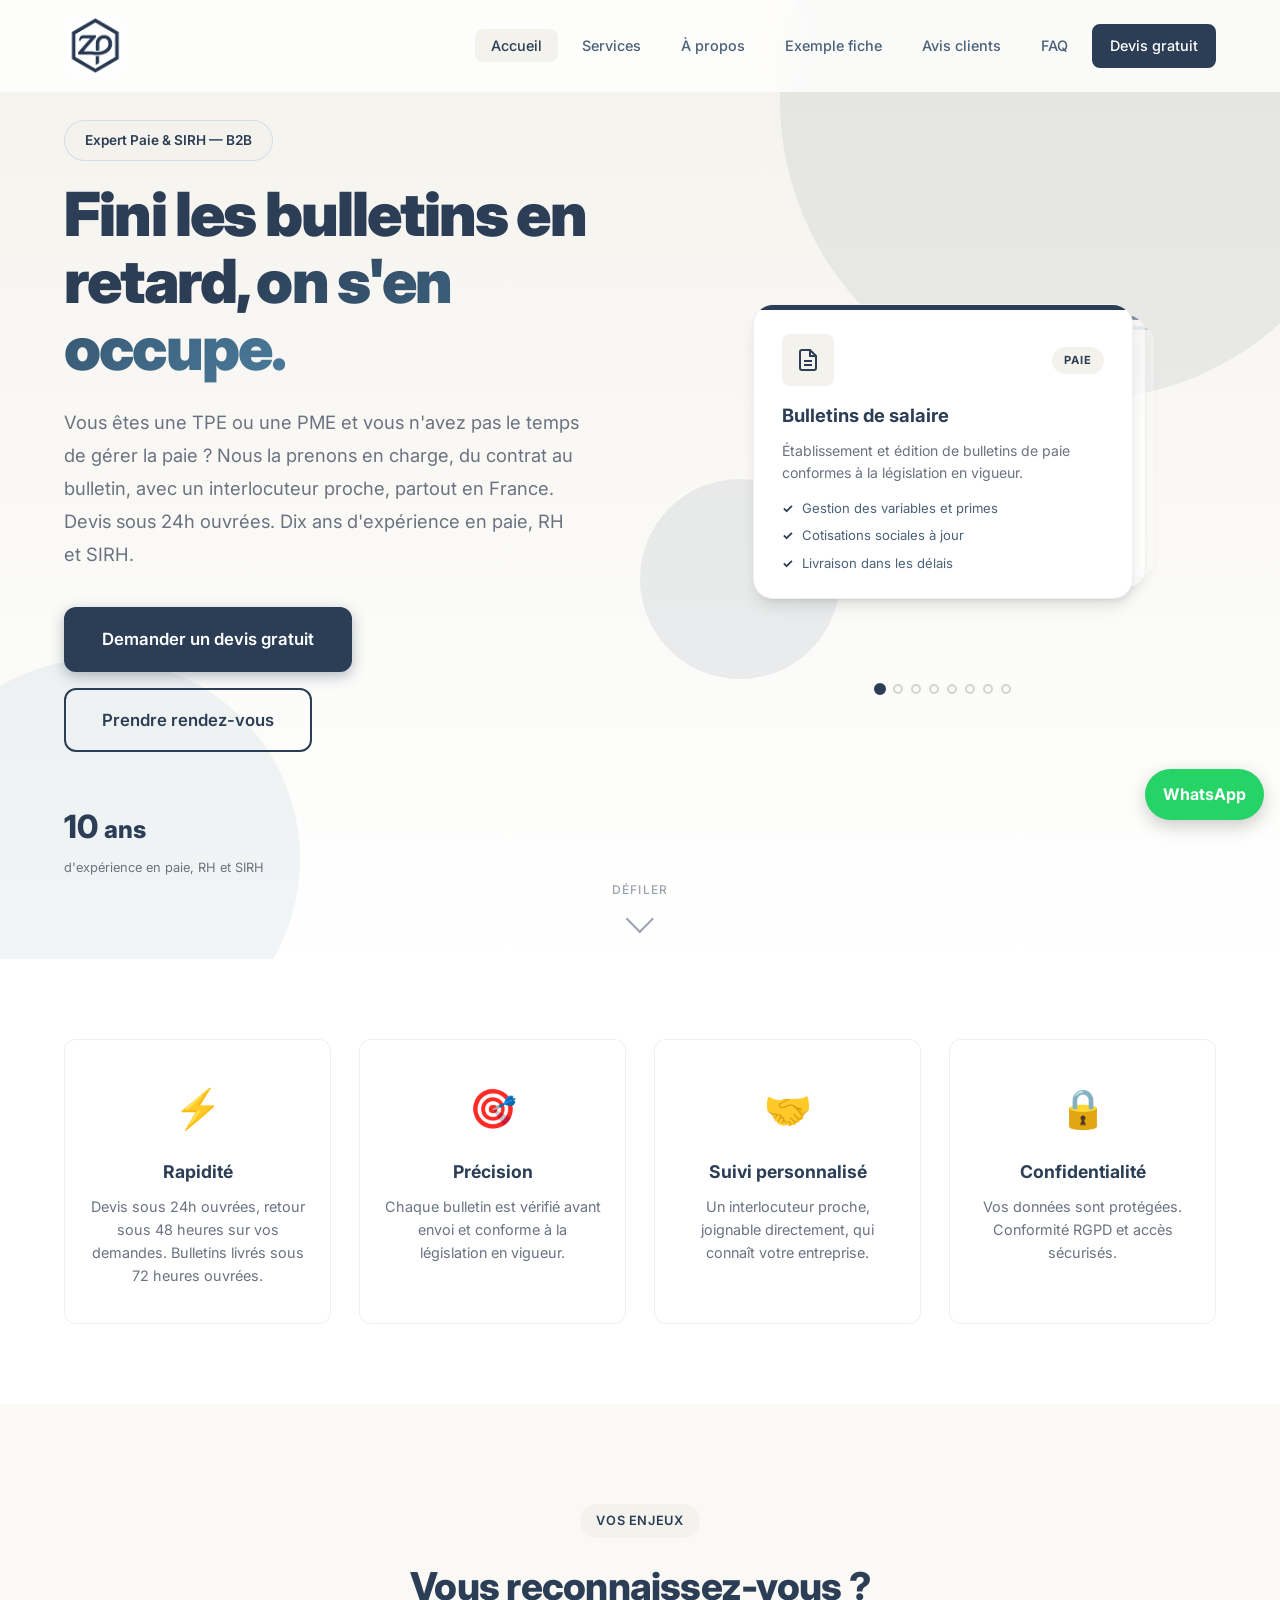
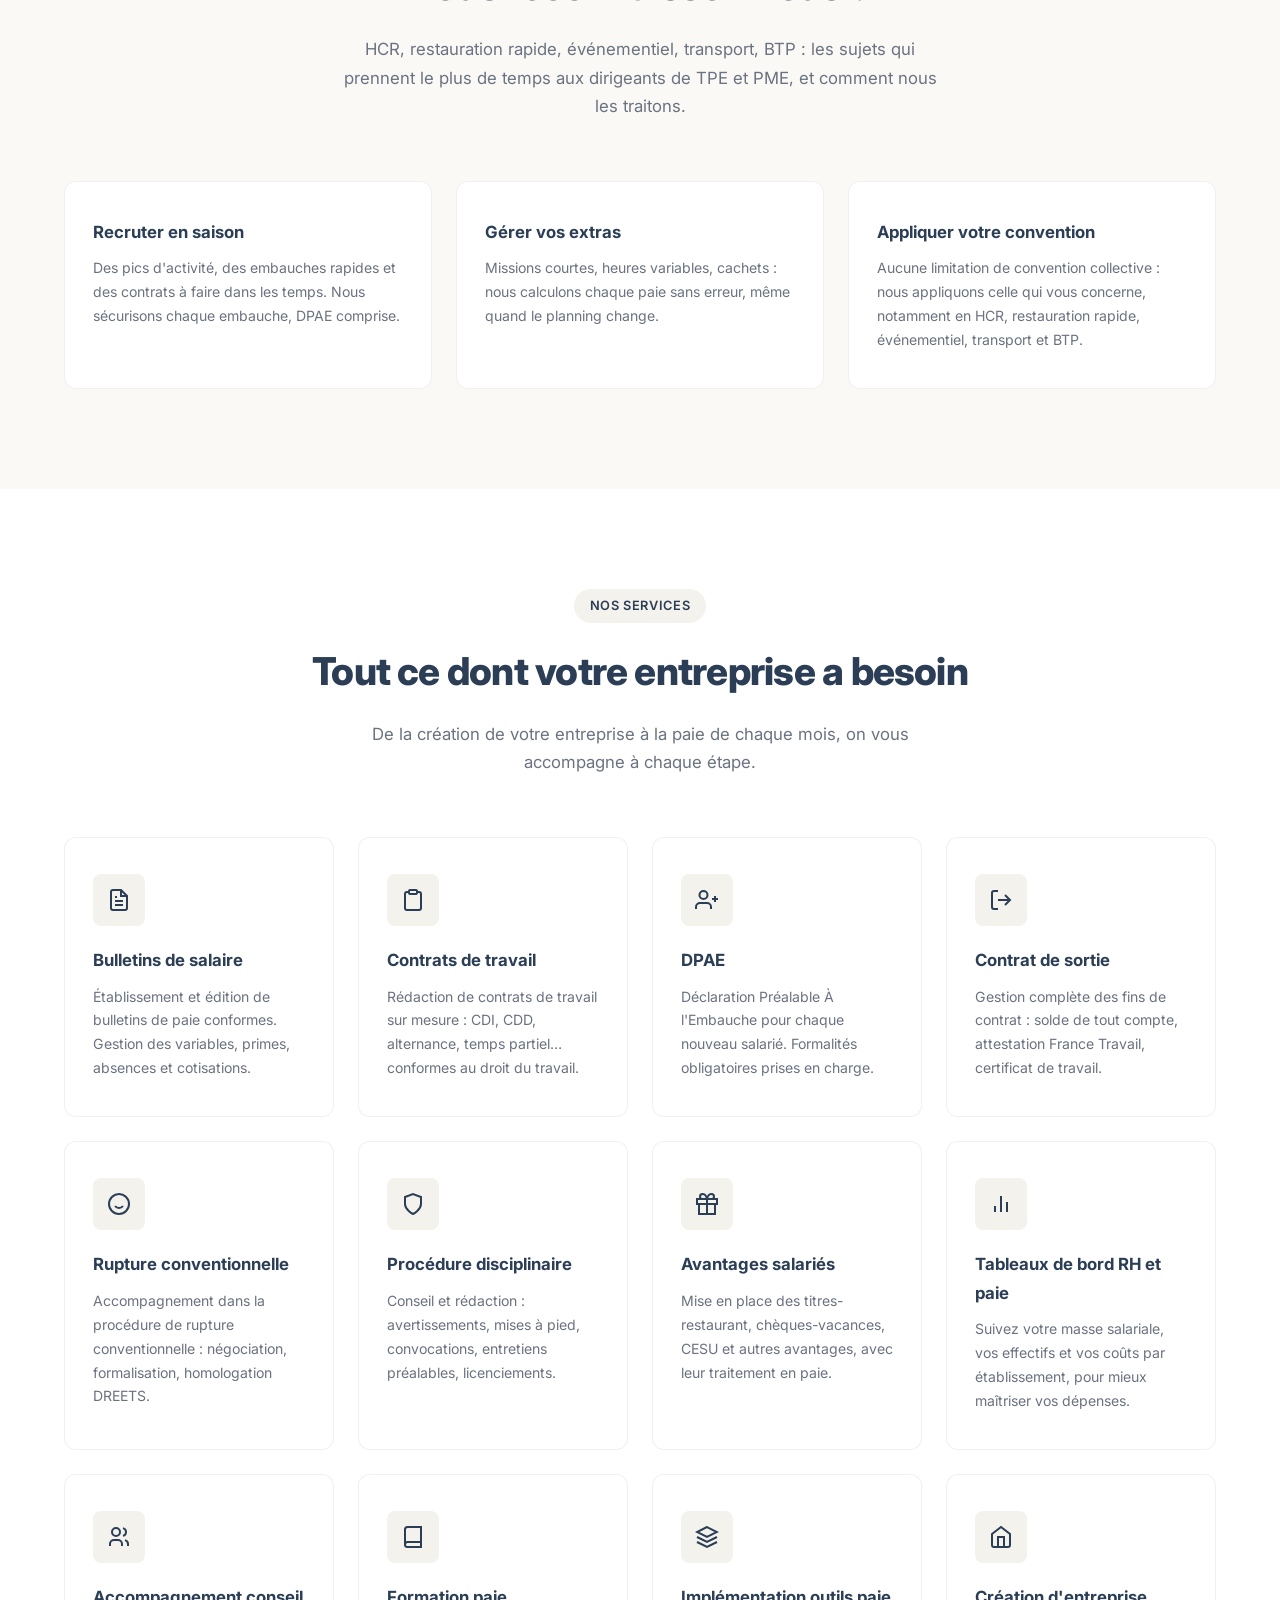
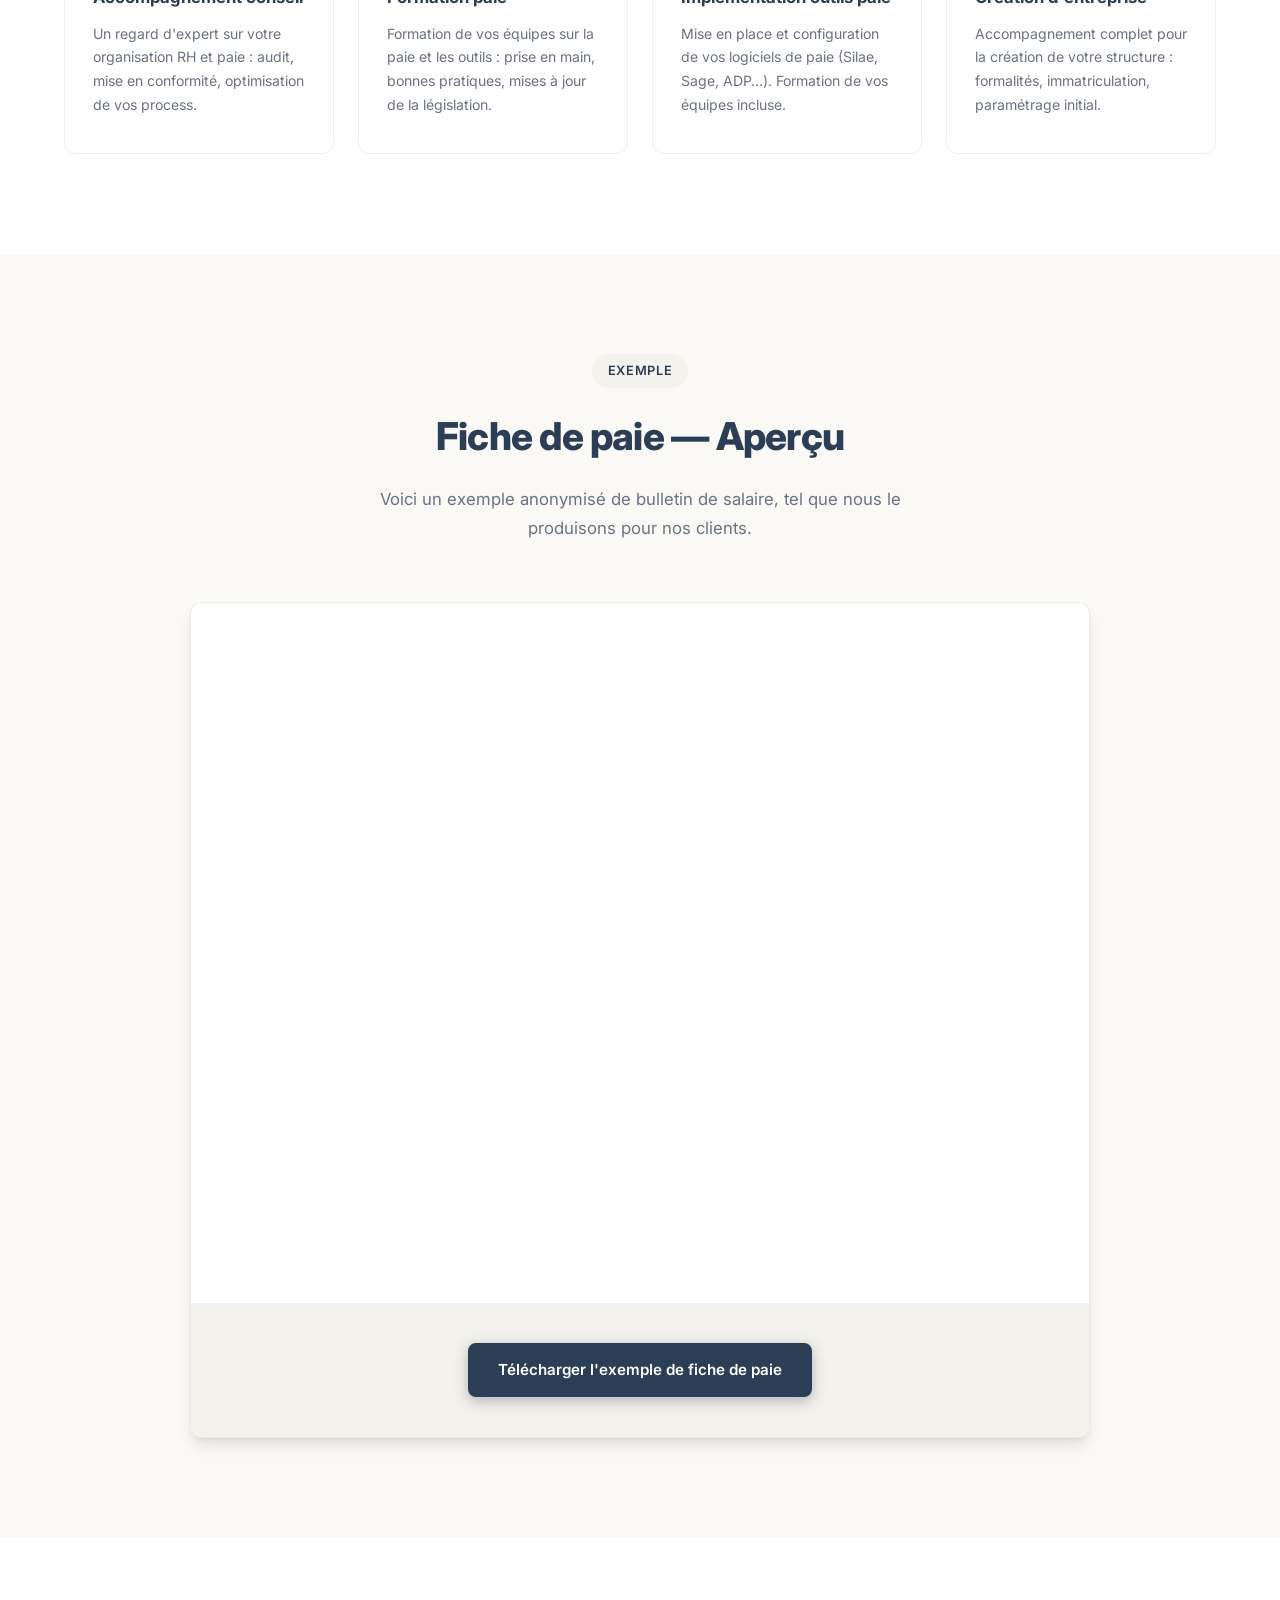
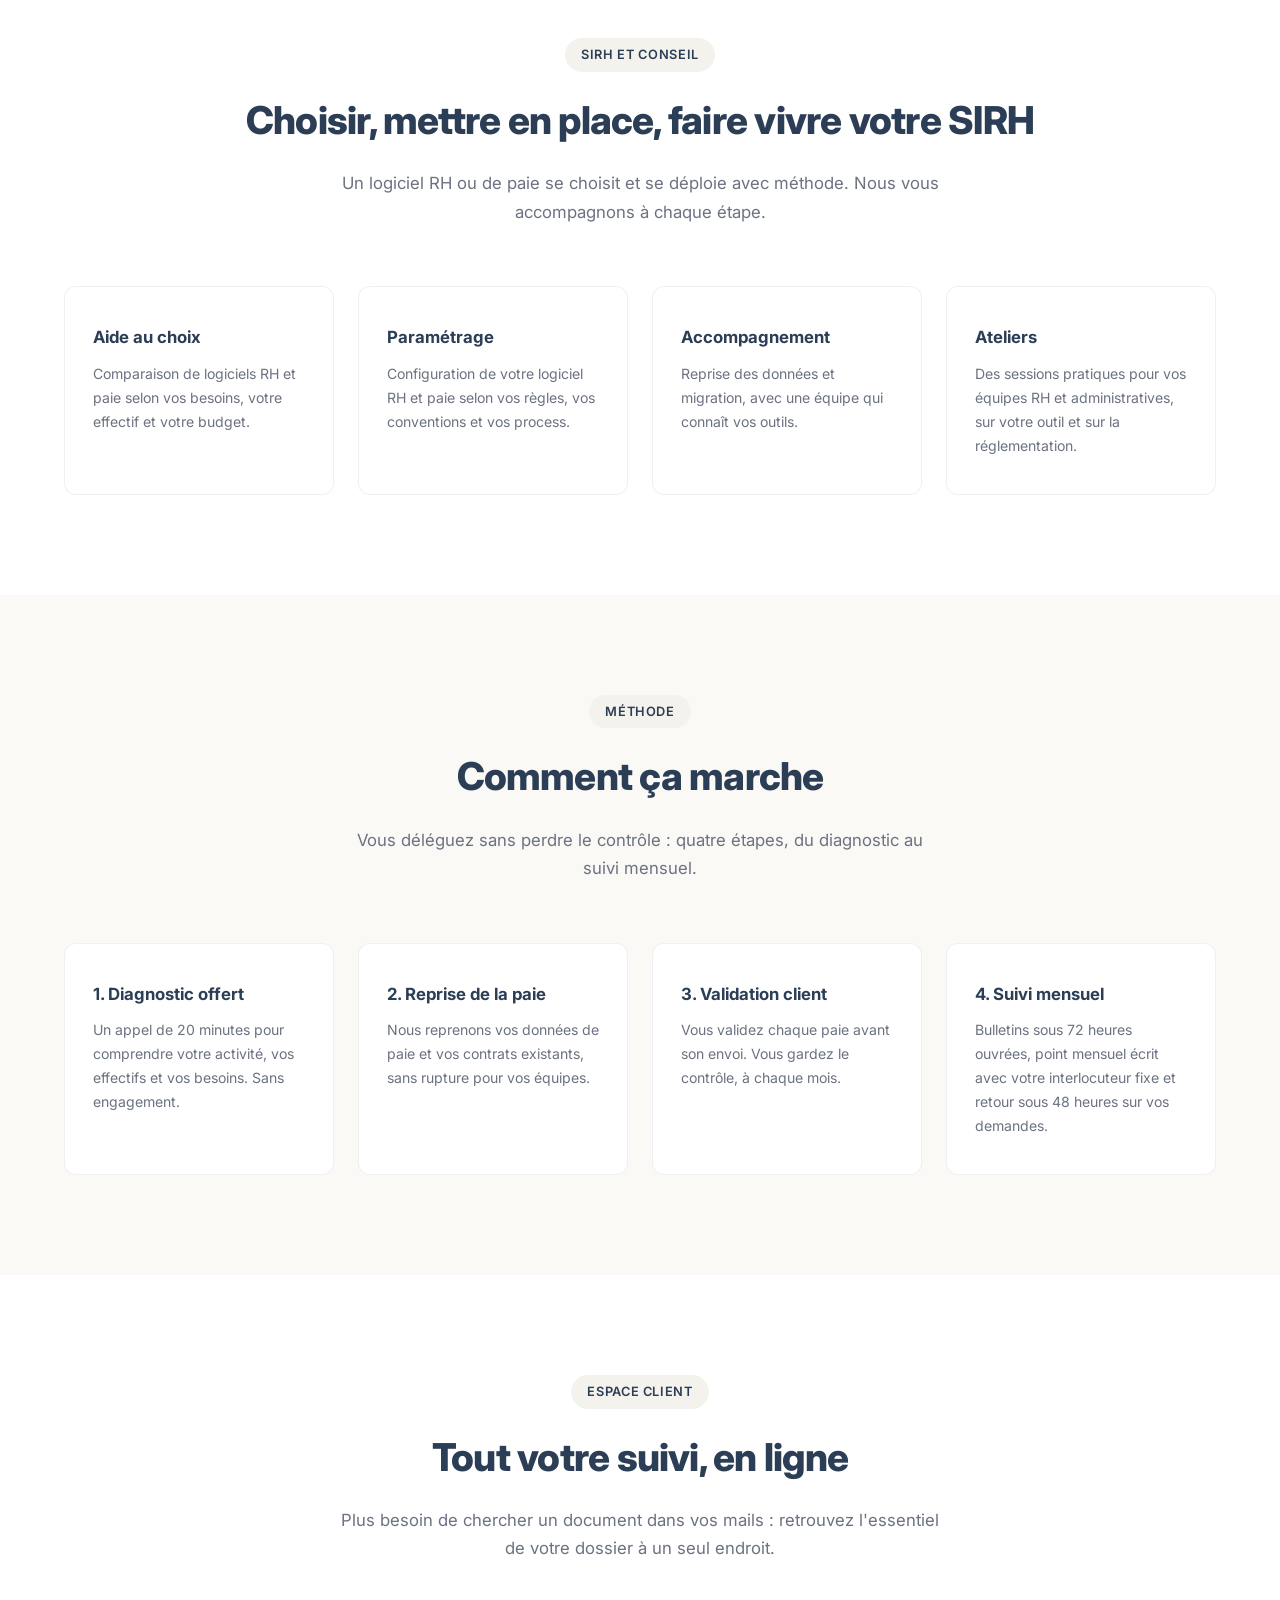
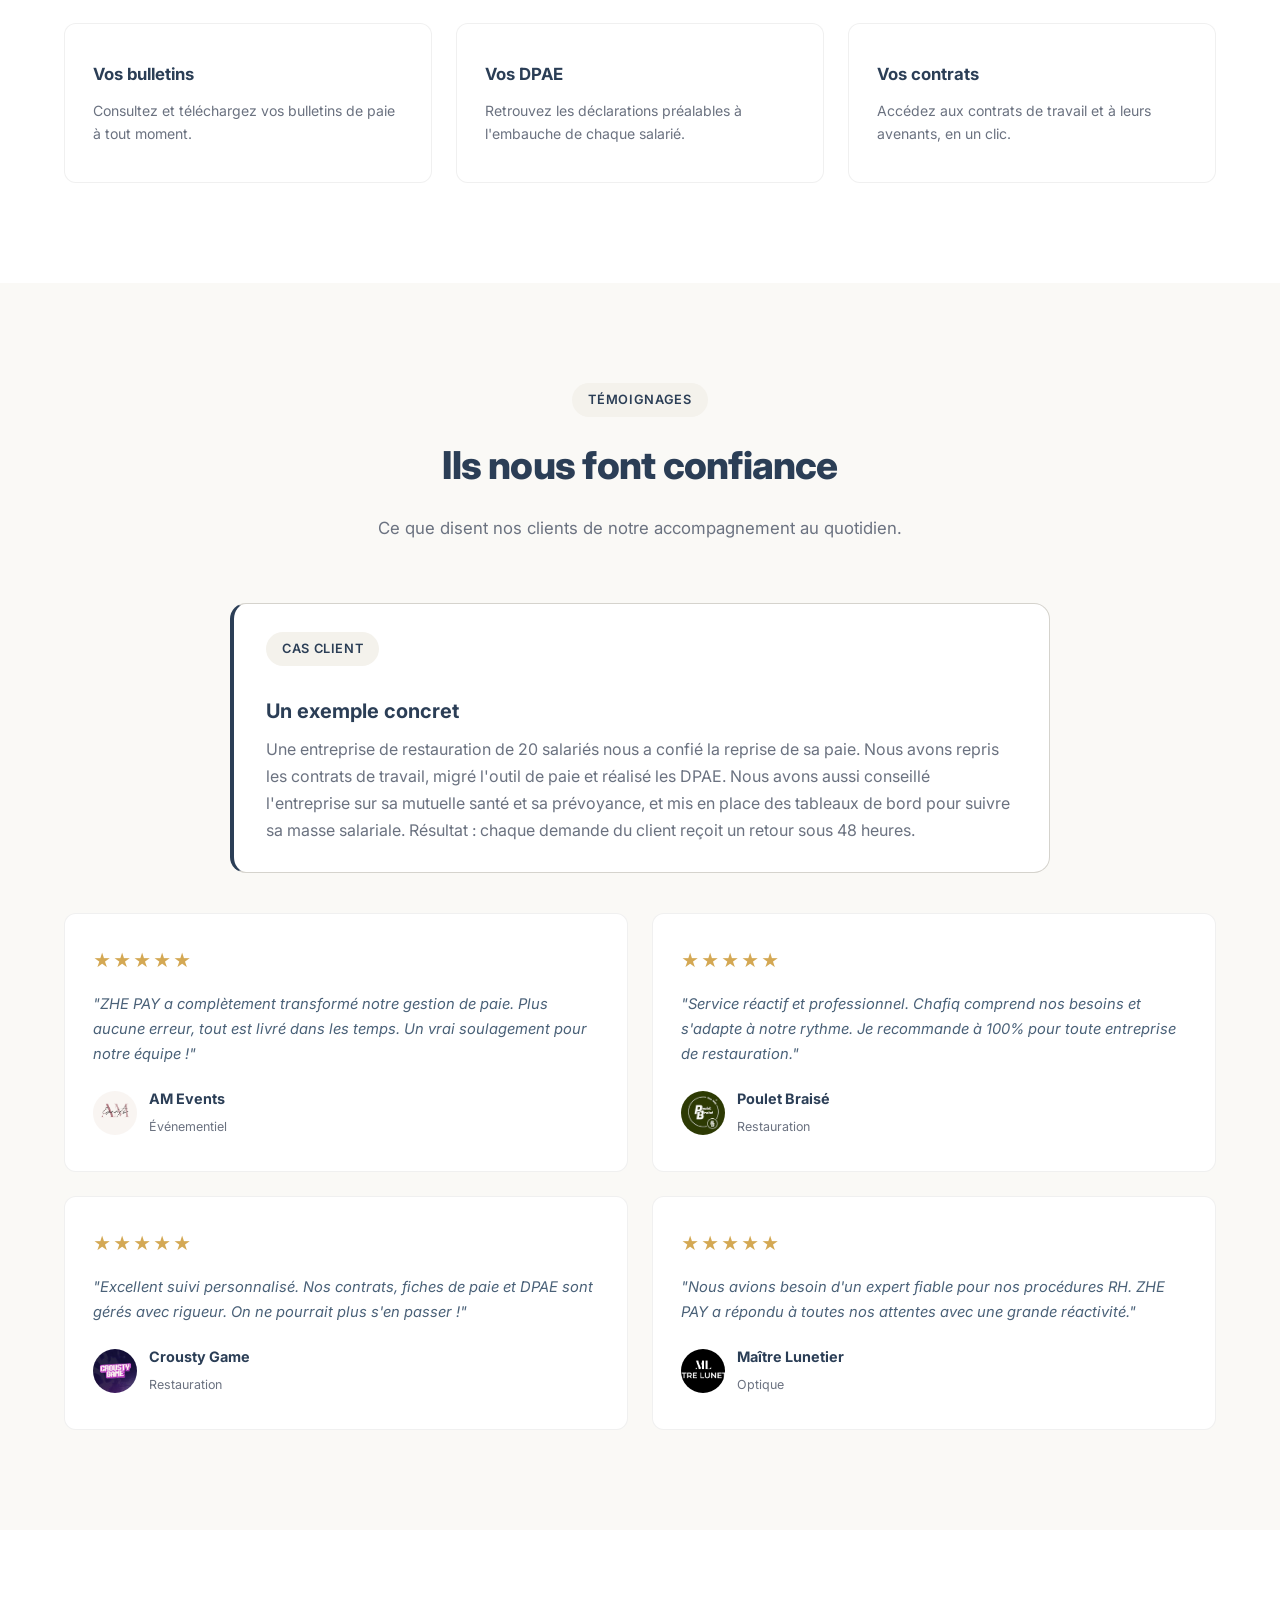
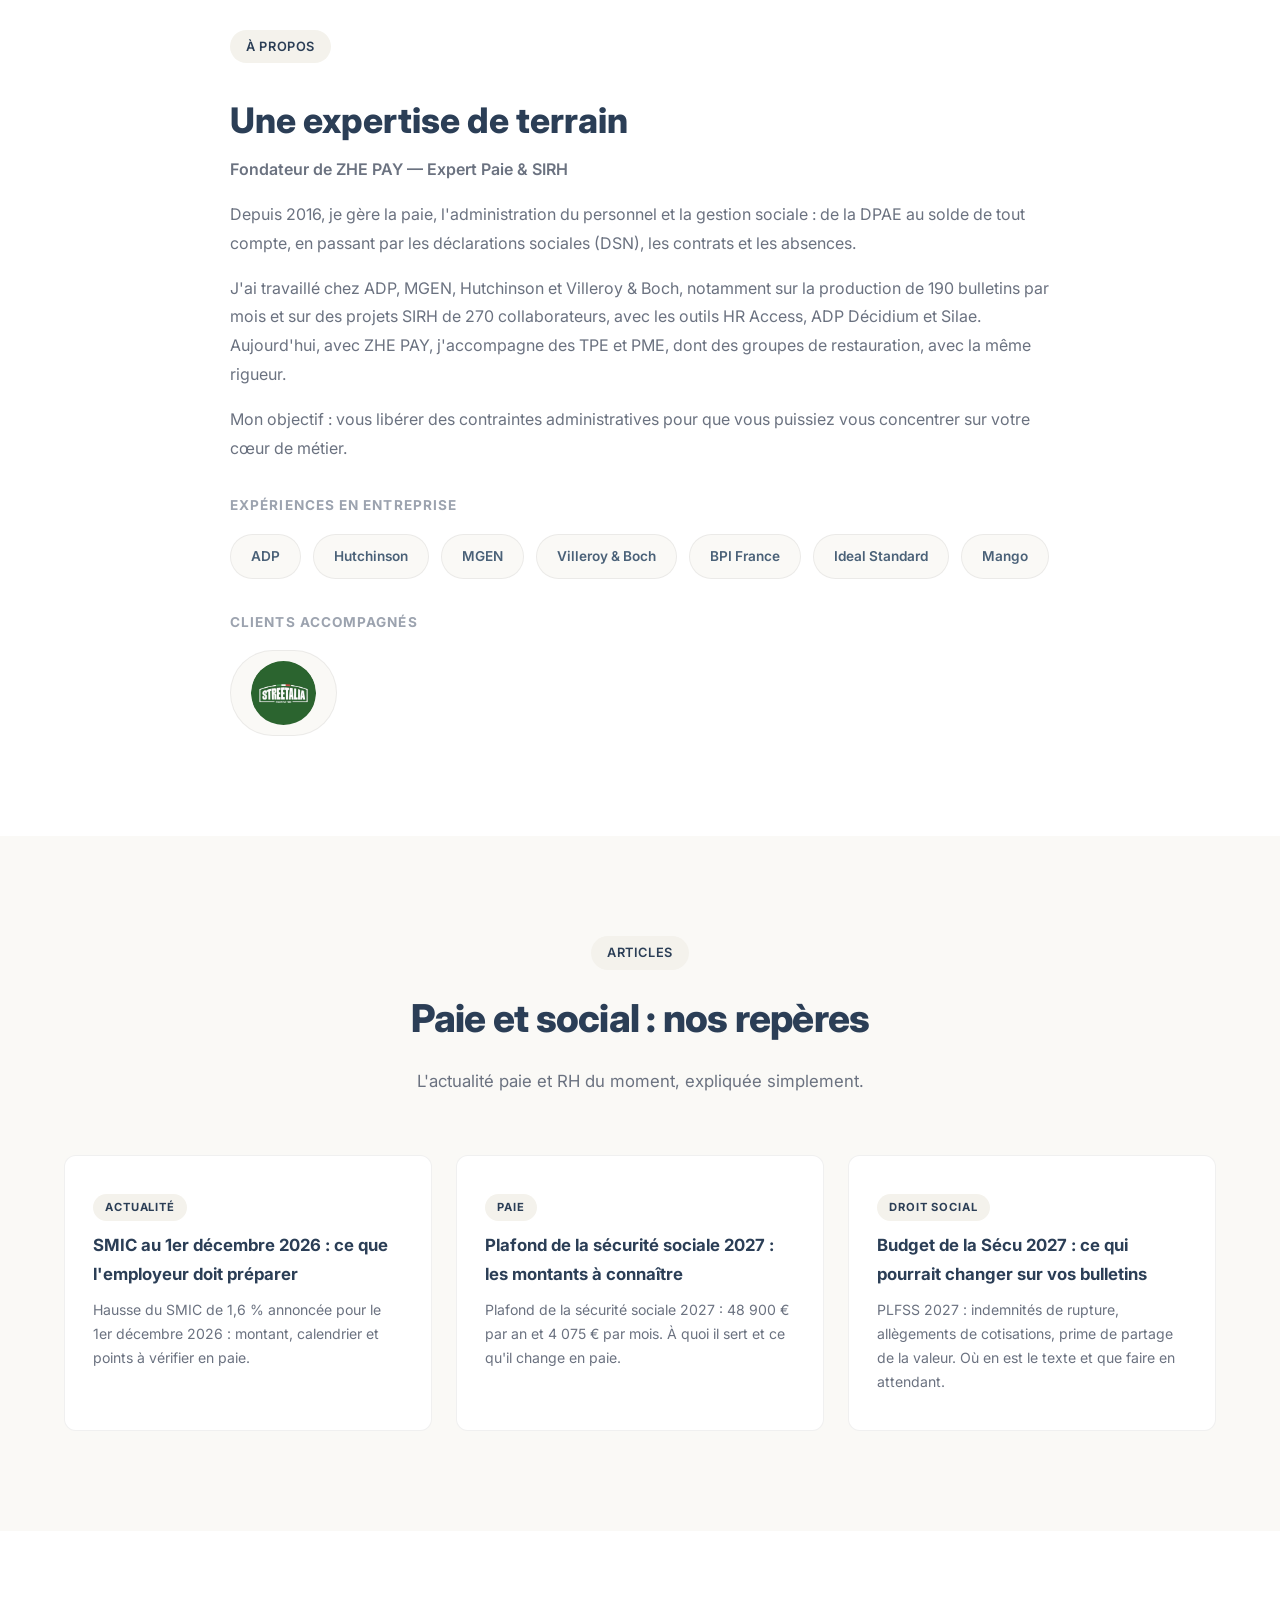
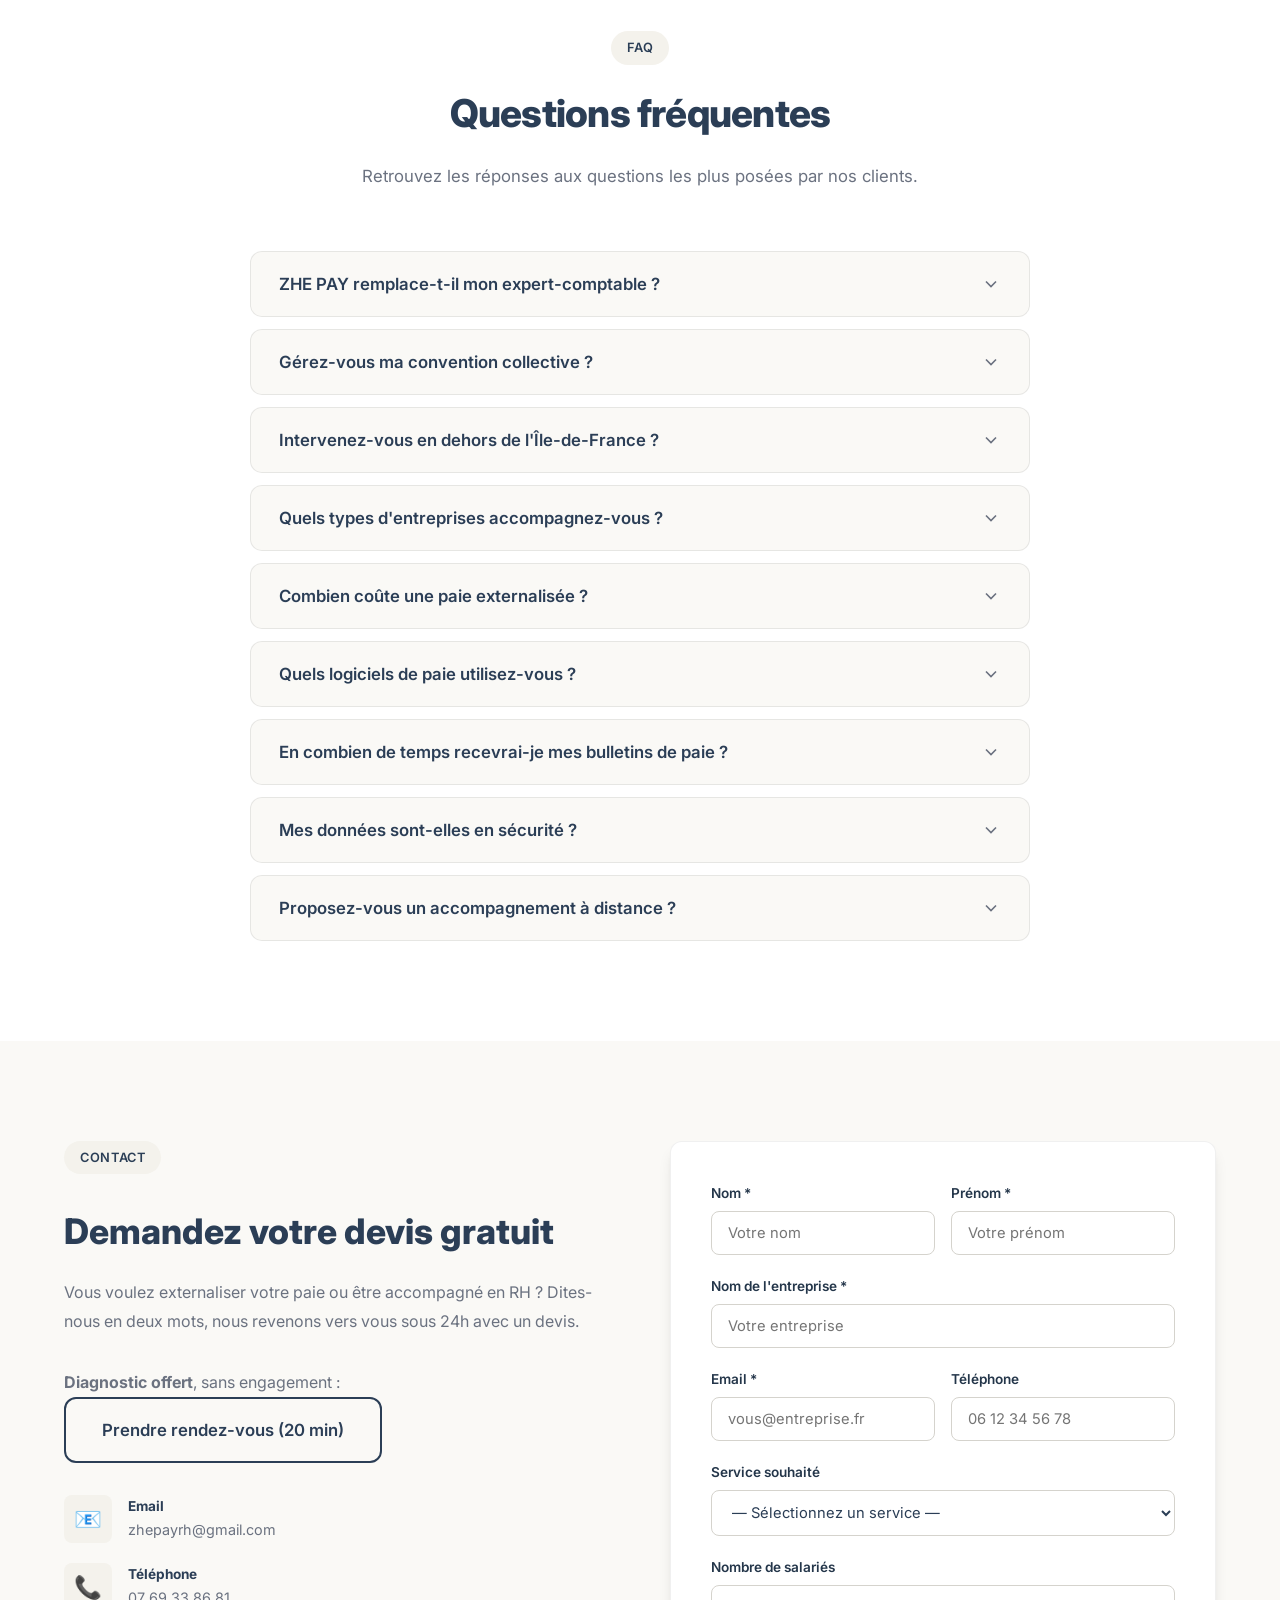
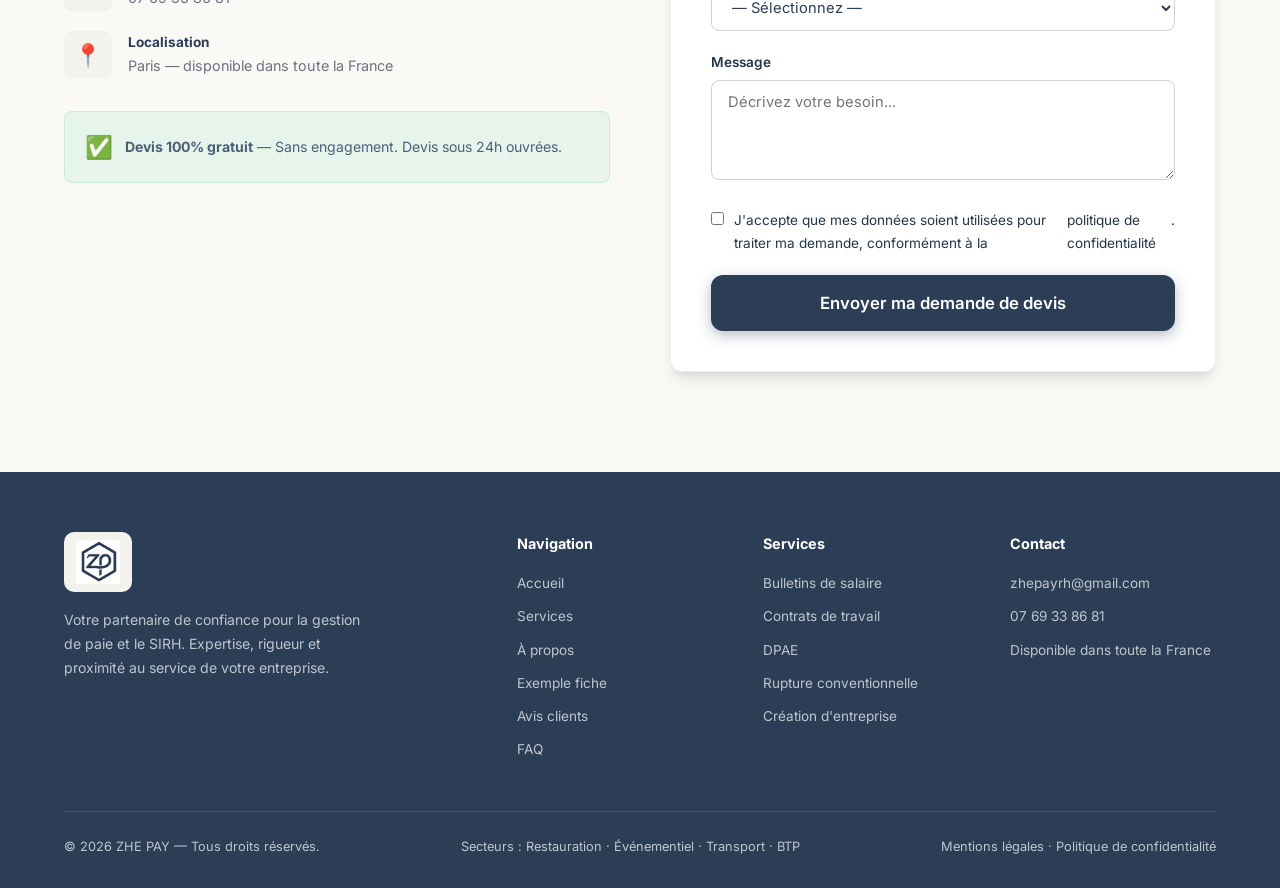
<file: index.html>
<!DOCTYPE html>
<html lang="fr">
<head>
    <meta charset="UTF-8">
    <meta name="viewport" content="width=device-width, initial-scale=1.0">

    <!-- SEO Primary -->
    <title>ZHE PAY — Paie et social pour TPE et PME | Partout en France</title>
    <meta name="description" content="ZHE PAY gère la paie et le social des TPE et PME : bulletins, contrats, DPAE, conseil RH et SIRH. Restauration, événementiel, transport, BTP. Diagnostic offert, réponse sous 24h.">
    <meta name="keywords" content="gestion de paie, externalisation paie, SIRH, bulletins de salaire, contrats de travail, DPAE, création entreprise, expert paie Île-de-France, ZHE PAY, ressources humaines, rupture conventionnelle, procédure disciplinaire">
    <meta name="author" content="Chafiq Zouadi — ZHE PAY">
    <meta name="robots" content="index, follow">
    <link rel="canonical" href="https://mouadzouadi.github.io/Zhe-Pay/">

    <!-- Open Graph / Facebook -->
    <meta property="og:type" content="website">
    <meta property="og:url" content="https://mouadzouadi.github.io/Zhe-Pay/">
    <meta property="og:title" content="ZHE PAY — Gestion de Paie & SIRH externalisée pour entreprises">
    <meta property="og:description" content="Expert B2B en externalisation de la paie et SIRH, partout en France. Bulletins de salaire, contrats, DPAE et plus. Devis gratuit sous 24h.">
    <meta property="og:image" content="https://mouadzouadi.github.io/Zhe-Pay/img/logo.png">
    <meta property="og:locale" content="fr_FR">
    <meta property="og:site_name" content="ZHE PAY">

    <!-- Twitter Card -->
    <meta name="twitter:card" content="summary_large_image">
    <meta name="twitter:title" content="ZHE PAY — Gestion de Paie & SIRH externalisée pour entreprises">
    <meta name="twitter:description" content="Expert B2B en externalisation de la paie et SIRH, partout en France. Devis gratuit sous 24h.">
    <meta name="twitter:image" content="https://mouadzouadi.github.io/Zhe-Pay/img/logo.png">

    <!-- Favicon -->
    <link rel="icon" type="image/png" href="img/logo.png">
    <link rel="apple-touch-icon" href="img/logo.png">

    <!-- Styles -->
    <link rel="stylesheet" href="style.css">
    <link rel="preconnect" href="https://fonts.googleapis.com">
    <link rel="preconnect" href="https://fonts.gstatic.com" crossorigin>
    <link href="https://fonts.googleapis.com/css2?family=Inter:wght@300;400;500;600;700;800;900&display=swap" rel="stylesheet">

    <!-- JSON-LD Structured Data -->
    <script type="application/ld+json">
    {
        "@context": "https://schema.org",
        "@type": "ProfessionalService",
        "name": "ZHE PAY",
        "description": "Expert B2B en externalisation de la gestion de paie et SIRH, partout en France. Bulletins de salaire, contrats de travail, DPAE, création d'entreprise.",
        "url": "https://mouadzouadi.github.io/Zhe-Pay/",
        "logo": "https://mouadzouadi.github.io/Zhe-Pay/img/logo.png",
        "image": "https://mouadzouadi.github.io/Zhe-Pay/img/logo.png",
        "telephone": "+33769338681",
        "email": "zhepayrh@gmail.com",
        "address": {
            "@type": "PostalAddress",
            "addressRegion": "Île-de-France",
            "addressCountry": "FR"
        },
        "geo": {
            "@type": "GeoCoordinates",
            "latitude": 48.8566,
            "longitude": 2.3522
        },
        "founder": {
            "@type": "Person",
            "name": "Chafiq Zouadi",
            "jobTitle": "Fondateur — Expert Paie & SIRH"
        },
        "areaServed": {
            "@type": "Place",
            "name": "France"
        },
        "serviceType": [
            "Gestion de paie externalisée",
            "Bulletins de salaire",
            "Contrats de travail",
            "DPAE",
            "Création d'entreprise",
            "Implémentation outils paie SIRH",
            "Rupture conventionnelle",
            "Procédure disciplinaire",
            "Contrat de sortie"
        ],
        "priceRange": "Sur devis",
        "aggregateRating": {
            "@type": "AggregateRating",
            "ratingValue": "5",
            "reviewCount": "5",
            "bestRating": "5"
        },
        "sameAs": []
    }
    </script>
    <script type="application/ld+json">
    {
        "@context": "https://schema.org",
        "@type": "FAQPage",
        "mainEntity": [
            {
                "@type": "Question",
                "name": "Quels types d'entreprises accompagnez-vous ?",
                "acceptedAnswer": {
                    "@type": "Answer",
                    "text": "Nous accompagnons les TPE, PME, startups et associations de tous secteurs d'activité en Île-de-France et partout en France. Que vous ayez 1 ou plus de 100 salariés, nous adaptons nos services à votre structure."
                }
            },
            {
                "@type": "Question",
                "name": "Combien coûte une paie externalisée ?",
                "acceptedAnswer": {
                    "@type": "Answer",
                    "text": "Le tarif dépend du nombre de salariés et des services souhaités. Nous proposons un devis 100% gratuit et personnalisé sous 24h. N'hésitez pas à nous contacter pour obtenir le vôtre."
                }
            },
            {
                "@type": "Question",
                "name": "Quels logiciels de paie utilisez-vous ?",
                "acceptedAnswer": {
                    "@type": "Answer",
                    "text": "Nous maîtrisons les principaux outils du marché : Silae, Sage, ADP, PayFit, et bien d'autres. Nous pouvons également nous adapter à l'outil déjà en place dans votre entreprise ou vous aider à en choisir un."
                }
            },
            {
                "@type": "Question",
                "name": "En combien de temps recevrai-je mes bulletins de paie ?",
                "acceptedAnswer": {
                    "@type": "Answer",
                    "text": "Les bulletins de salaire sont établis chaque mois selon le calendrier convenu ensemble. En règle générale, ils sont livrés dans les 48h suivant la réception de toutes les variables de paie."
                }
            },
            {
                "@type": "Question",
                "name": "Mes données sont-elles en sécurité ?",
                "acceptedAnswer": {
                    "@type": "Answer",
                    "text": "Absolument. La confidentialité est au cœur de notre métier. Nous sommes conformes au RGPD et toutes vos données sont traitées avec la plus grande sécurité et discrétion."
                }
            },
            {
                "@type": "Question",
                "name": "Proposez-vous un accompagnement à distance ?",
                "acceptedAnswer": {
                    "@type": "Answer",
                    "text": "Oui, tous nos services sont disponibles à distance. Nous travaillons avec des entreprises partout en France grâce aux outils numériques. Visioconférences, échanges sécurisés et suivi en ligne."
                }
            }
        ]
    }
    </script>
</head>
<body>

    <!-- NAVIGATION -->
    <nav class="navbar" id="navbar">
        <div class="container nav-container">
            <a href="#" class="logo">
                <img src="img/logo.png" alt="ZHE PAY" class="logo-img">
            </a>
            <button class="nav-toggle" id="navToggle" aria-label="Ouvrir le menu">
                <span></span><span></span><span></span>
            </button>
            <ul class="nav-links" id="navLinks">
                <li><a href="#accueil">Accueil</a></li>
                <li><a href="#services">Services</a></li>
                <li><a href="#a-propos">À propos</a></li>
                <li><a href="#fiche-paie">Exemple fiche</a></li>
                <li><a href="#avis">Avis clients</a></li>
                <li><a href="#faq">FAQ</a></li>
                <li><a href="#contact" class="btn btn-nav">Devis gratuit</a></li>
            </ul>
        </div>
    </nav>

    <main>
    <!-- HERO -->
    <section class="hero" id="accueil" aria-label="Accueil">
        <div class="hero-bg-shapes">
            <div class="shape shape-1"></div>
            <div class="shape shape-2"></div>
            <div class="shape shape-3"></div>
        </div>
        <div class="container hero-content">
            <div class="hero-text editable" data-surreal="hero-text">
                <span class="badge">Expert Paie & SIRH — B2B</span>
                <h1>Fini les bulletins en retard, <span class="gradient-text">on s'en occupe.</span></h1>
                <p class="hero-subtitle">Vous êtes une TPE ou une PME et vous n'avez pas le temps de gérer la paie ? Nous la prenons en charge, du contrat au bulletin, avec un interlocuteur proche, partout en France. Devis sous 24h ouvrées. Dix ans d'expérience en paie, RH et SIRH.</p>
                <div class="hero-buttons">
                    <a href="#contact" class="btn btn-primary btn-lg">Demander un devis gratuit</a>
                    <a href="mailto:zhepayrh@gmail.com?subject=Demande%20de%20rendez-vous" class="btn btn-outline btn-lg">Prendre rendez-vous</a>
                </div>
                <div class="hero-stats">
                    <div class="stat">
                        <div class="stat-row"><span class="stat-number" data-target="10">10</span><span class="stat-suffix">ans</span></div>
                        <span class="stat-label">d'expérience en paie, RH et SIRH</span>
                    </div>
                </div>
            </div>
            <div class="hero-visual">
                <div class="hero-services-stack" id="heroServicesStack">
                    <div class="hero-service-item active" data-index="0" data-color="#2B3E56">
                        <div class="hero-service-topbar"></div>
                        <div class="hero-service-head">
                            <div class="hero-service-icon">
                                <svg viewBox="0 0 24 24" fill="none" stroke="currentColor" stroke-width="2"><path d="M14 2H6a2 2 0 00-2 2v16a2 2 0 002 2h12a2 2 0 002-2V8z"/><polyline points="14 2 14 8 20 8"/><line x1="16" y1="13" x2="8" y2="13"/><line x1="16" y1="17" x2="8" y2="17"/></svg>
                            </div>
                            <span class="hero-service-tag">Paie</span>
                        </div>
                        <h3>Bulletins de salaire</h3>
                        <p>Établissement et édition de bulletins de paie conformes à la législation en vigueur.</p>
                        <ul class="hero-service-features">
                            <li>Gestion des variables et primes</li>
                            <li>Cotisations sociales à jour</li>
                            <li>Livraison dans les délais</li>
                        </ul>
                    </div>
                    <div class="hero-service-item" data-index="1" data-color="#3a5472">
                        <div class="hero-service-topbar"></div>
                        <div class="hero-service-head">
                            <div class="hero-service-icon">
                                <svg viewBox="0 0 24 24" fill="none" stroke="currentColor" stroke-width="2"><path d="M16 4h2a2 2 0 012 2v14a2 2 0 01-2 2H6a2 2 0 01-2-2V6a2 2 0 012-2h2"/><rect x="8" y="2" width="8" height="4" rx="1" ry="1"/></svg>
                            </div>
                            <span class="hero-service-tag">Juridique</span>
                        </div>
                        <h3>Contrats de travail</h3>
                        <p>Rédaction de contrats sur mesure, conformes au droit du travail français.</p>
                        <ul class="hero-service-features">
                            <li>CDI, CDD, alternance, temps partiel</li>
                            <li>Clauses personnalisées</li>
                            <li>Conformité au droit du travail</li>
                        </ul>
                    </div>
                    <div class="hero-service-item" data-index="2" data-color="#4a7c9b">
                        <div class="hero-service-topbar"></div>
                        <div class="hero-service-head">
                            <div class="hero-service-icon">
                                <svg viewBox="0 0 24 24" fill="none" stroke="currentColor" stroke-width="2"><path d="M12 2L2 7l10 5 10-5-10-5z"/><path d="M2 17l10 5 10-5"/><path d="M2 12l10 5 10-5"/></svg>
                            </div>
                            <span class="hero-service-tag">SIRH</span>
                        </div>
                        <h3>Implémentation outils paie</h3>
                        <p>Installation et configuration de vos logiciels de gestion de paie.</p>
                        <ul class="hero-service-features">
                            <li>Silae, Sage, ADP, PayFit…</li>
                            <li>Formation de vos équipes</li>
                            <li>Migration des données</li>
                        </ul>
                    </div>
                    <div class="hero-service-item" data-index="3" data-color="#567a4a">
                        <div class="hero-service-topbar"></div>
                        <div class="hero-service-head">
                            <div class="hero-service-icon">
                                <svg viewBox="0 0 24 24" fill="none" stroke="currentColor" stroke-width="2"><path d="M3 9l9-7 9 7v11a2 2 0 01-2 2H5a2 2 0 01-2-2z"/><polyline points="9 22 9 12 15 12 15 22"/></svg>
                            </div>
                            <span class="hero-service-tag">Création</span>
                        </div>
                        <h3>Création d'entreprise</h3>
                        <p>Accompagnement complet pour lancer votre structure en toute sérénité.</p>
                        <ul class="hero-service-features">
                            <li>Formalités administratives</li>
                            <li>Immatriculation &amp; déclarations</li>
                            <li>Paramétrage initial paie</li>
                        </ul>
                    </div>
                    <div class="hero-service-item" data-index="4" data-color="#6b5b8a">
                        <div class="hero-service-topbar"></div>
                        <div class="hero-service-head">
                            <div class="hero-service-icon">
                                <svg viewBox="0 0 24 24" fill="none" stroke="currentColor" stroke-width="2"><path d="M16 21v-2a4 4 0 00-4-4H5a4 4 0 00-4 4v2"/><circle cx="8.5" cy="7" r="4"/><line x1="20" y1="8" x2="20" y2="14"/><line x1="23" y1="11" x2="17" y2="11"/></svg>
                            </div>
                            <span class="hero-service-tag">Embauche</span>
                        </div>
                        <h3>DPAE</h3>
                        <p>Déclaration Préalable À l'Embauche pour chaque nouveau collaborateur.</p>
                        <ul class="hero-service-features">
                            <li>Formalités obligatoires</li>
                            <li>Transmission URSSAF</li>
                            <li>Suivi et archivage</li>
                        </ul>
                    </div>
                    <div class="hero-service-item" data-index="5" data-color="#8a6b5b">
                        <div class="hero-service-topbar"></div>
                        <div class="hero-service-head">
                            <div class="hero-service-icon">
                                <svg viewBox="0 0 24 24" fill="none" stroke="currentColor" stroke-width="2"><circle cx="12" cy="12" r="10"/><path d="M8 14s1.5 2 4 2 4-2 4-2"/><line x1="9" y1="9" x2="9.01" y2="9"/><line x1="15" y1="9" x2="15.01" y2="9"/></svg>
                            </div>
                            <span class="hero-service-tag">Négociation</span>
                        </div>
                        <h3>Rupture conventionnelle</h3>
                        <p>Accompagnement dans toute la procédure de rupture amiable.</p>
                        <ul class="hero-service-features">
                            <li>Calcul des indemnités</li>
                            <li>Rédaction de la convention</li>
                            <li>Homologation DREETS</li>
                        </ul>
                    </div>
                    <div class="hero-service-item" data-index="6" data-color="#5b7a8a">
                        <div class="hero-service-topbar"></div>
                        <div class="hero-service-head">
                            <div class="hero-service-icon">
                                <svg viewBox="0 0 24 24" fill="none" stroke="currentColor" stroke-width="2"><path d="M9 21H5a2 2 0 01-2-2V5a2 2 0 012-2h4"/><polyline points="16 17 21 12 16 7"/><line x1="21" y1="12" x2="9" y2="12"/></svg>
                            </div>
                            <span class="hero-service-tag">Sortie</span>
                        </div>
                        <h3>Contrat de sortie</h3>
                        <p>Gestion complète de la fin de contrat dans les règles de l'art.</p>
                        <ul class="hero-service-features">
                            <li>Solde de tout compte</li>
                            <li>Attestation France Travail</li>
                            <li>Certificat de travail</li>
                        </ul>
                    </div>
                    <div class="hero-service-item" data-index="7" data-color="#8a5b6b">
                        <div class="hero-service-topbar"></div>
                        <div class="hero-service-head">
                            <div class="hero-service-icon">
                                <svg viewBox="0 0 24 24" fill="none" stroke="currentColor" stroke-width="2"><path d="M12 22s8-4 8-10V5l-8-3-8 3v7c0 6 8 10 8 10z"/></svg>
                            </div>
                            <span class="hero-service-tag">Discipline</span>
                        </div>
                        <h3>Procédure disciplinaire</h3>
                        <p>Conseil et rédaction de tous les actes de procédure disciplinaire.</p>
                        <ul class="hero-service-features">
                            <li>Avertissements &amp; mises à pied</li>
                            <li>Convocations &amp; entretiens</li>
                            <li>Licenciement pour faute</li>
                        </ul>
                    </div>
                </div>
                <div class="hero-service-dots" id="heroServiceDots">
                    <button class="hero-dot active" data-dot="0" aria-label="Service 1"></button>
                    <button class="hero-dot" data-dot="1" aria-label="Service 2"></button>
                    <button class="hero-dot" data-dot="2" aria-label="Service 3"></button>
                    <button class="hero-dot" data-dot="3" aria-label="Service 4"></button>
                    <button class="hero-dot" data-dot="4" aria-label="Service 5"></button>
                    <button class="hero-dot" data-dot="5" aria-label="Service 6"></button>
                    <button class="hero-dot" data-dot="6" aria-label="Service 7"></button>
                    <button class="hero-dot" data-dot="7" aria-label="Service 8"></button>
                </div>
            </div>
        </div>
        <div class="scroll-indicator">
            <span>Défiler</span>
            <div class="scroll-arrow"></div>
        </div>
    </section>

    <!-- PRÉSENTATION RAPIDE -->
    <section class="intro-section" aria-label="Présentation">
        <div class="container">
            <div class="intro-grid">
                <div class="intro-card editable" data-surreal="intro-rapidite">
                    <div class="intro-icon">⚡</div>
                    <h3>Rapidité</h3>
                    <p>Devis sous 24h ouvrées, retour sous 48 heures sur vos demandes. Bulletins livrés sous 72 heures ouvrées.</p>
                </div>
                <div class="intro-card editable" data-surreal="intro-precision">
                    <div class="intro-icon">🎯</div>
                    <h3>Précision</h3>
                    <p>Chaque bulletin est vérifié avant envoi et conforme à la législation en vigueur.</p>
                </div>
                <div class="intro-card editable" data-surreal="intro-suivi">
                    <div class="intro-icon">🤝</div>
                    <h3>Suivi personnalisé</h3>
                    <p>Un interlocuteur proche, joignable directement, qui connaît votre entreprise.</p>
                </div>
                <div class="intro-card editable" data-surreal="intro-confidentialite">
                    <div class="intro-icon">🔒</div>
                    <h3>Confidentialité</h3>
                    <p>Vos données sont protégées. Conformité RGPD et accès sécurisés.</p>
                </div>
            </div>
        </div>
    </section>

    <!-- SERVICES -->
    <section class="services" id="enjeux" aria-label="Vos enjeux">
        <div class="container">
            <div class="section-header">
                <span class="section-tag">Vos enjeux</span>
                <h2>Vous reconnaissez-vous ?</h2>
                <p class="section-desc">HCR, restauration rapide, événementiel, transport, BTP : les sujets qui prennent le plus de temps aux dirigeants de TPE et PME, et comment nous les traitons.</p>
            </div>
            <div class="services-grid grid-3">
                <div class="service-card"><h3>Recruter en saison</h3><p>Des pics d'activité, des embauches rapides et des contrats à faire dans les temps. Nous sécurisons chaque embauche, DPAE comprise.</p></div>
                <div class="service-card"><h3>Gérer vos extras</h3><p>Missions courtes, heures variables, cachets : nous calculons chaque paie sans erreur, même quand le planning change.</p></div>
                <div class="service-card"><h3>Appliquer votre convention</h3><p>Aucune limitation de convention collective : nous appliquons celle qui vous concerne, notamment en HCR, restauration rapide, événementiel, transport et BTP.</p></div>
            </div>
        </div>
    </section>

    <section class="services bg-white" id="services" aria-label="Nos services">
        <div class="container">
            <div class="section-header editable" data-surreal="services-header">
                <span class="section-tag">Nos services</span>
                <h2>Tout ce dont votre entreprise a besoin</h2>
                <p class="section-desc">De la création de votre entreprise à la paie de chaque mois, on vous accompagne à chaque étape.</p>
            </div>
            <div class="services-grid editable" data-surreal="services-grid">
                <div class="service-card">
                    <div class="service-icon">
                        <svg viewBox="0 0 24 24" fill="none" stroke="currentColor" stroke-width="2"><path d="M14 2H6a2 2 0 00-2 2v16a2 2 0 002 2h12a2 2 0 002-2V8z"/><polyline points="14 2 14 8 20 8"/><line x1="16" y1="13" x2="8" y2="13"/><line x1="16" y1="17" x2="8" y2="17"/><polyline points="10 9 9 9 8 9"/></svg>
                    </div>
                    <h3>Bulletins de salaire</h3>
                    <p>Établissement et édition de bulletins de paie conformes. Gestion des variables, primes, absences et cotisations.</p>
                </div>
                <div class="service-card">
                    <div class="service-icon">
                        <svg viewBox="0 0 24 24" fill="none" stroke="currentColor" stroke-width="2"><path d="M16 4h2a2 2 0 012 2v14a2 2 0 01-2 2H6a2 2 0 01-2-2V6a2 2 0 012-2h2"/><rect x="8" y="2" width="8" height="4" rx="1" ry="1"/></svg>
                    </div>
                    <h3>Contrats de travail</h3>
                    <p>Rédaction de contrats de travail sur mesure : CDI, CDD, alternance, temps partiel… conformes au droit du travail.</p>
                </div>
                <div class="service-card">
                    <div class="service-icon">
                        <svg viewBox="0 0 24 24" fill="none" stroke="currentColor" stroke-width="2"><path d="M16 21v-2a4 4 0 00-4-4H5a4 4 0 00-4 4v2"/><circle cx="8.5" cy="7" r="4"/><line x1="20" y1="8" x2="20" y2="14"/><line x1="23" y1="11" x2="17" y2="11"/></svg>
                    </div>
                    <h3>DPAE</h3>
                    <p>Déclaration Préalable À l'Embauche pour chaque nouveau salarié. Formalités obligatoires prises en charge.</p>
                </div>
                <div class="service-card">
                    <div class="service-icon">
                        <svg viewBox="0 0 24 24" fill="none" stroke="currentColor" stroke-width="2"><path d="M9 21H5a2 2 0 01-2-2V5a2 2 0 012-2h4"/><polyline points="16 17 21 12 16 7"/><line x1="21" y1="12" x2="9" y2="12"/></svg>
                    </div>
                    <h3>Contrat de sortie</h3>
                    <p>Gestion complète des fins de contrat : solde de tout compte, attestation France Travail, certificat de travail.</p>
                </div>
                <div class="service-card">
                    <div class="service-icon">
                        <svg viewBox="0 0 24 24" fill="none" stroke="currentColor" stroke-width="2"><circle cx="12" cy="12" r="10"/><path d="M8 14s1.5 2 4 2 4-2 4-2"/><line x1="9" y1="9" x2="9.01" y2="9"/><line x1="15" y1="9" x2="15.01" y2="9"/></svg>
                    </div>
                    <h3>Rupture conventionnelle</h3>
                    <p>Accompagnement dans la procédure de rupture conventionnelle : négociation, formalisation, homologation DREETS.</p>
                </div>
                <div class="service-card">
                    <div class="service-icon">
                        <svg viewBox="0 0 24 24" fill="none" stroke="currentColor" stroke-width="2"><path d="M12 22s8-4 8-10V5l-8-3-8 3v7c0 6 8 10 8 10z"/></svg>
                    </div>
                    <h3>Procédure disciplinaire</h3>
                    <p>Conseil et rédaction : avertissements, mises à pied, convocations, entretiens préalables, licenciements.</p>
                </div>
                <div class="service-card">
                    <div class="service-icon">
                        <svg viewBox="0 0 24 24" fill="none" stroke="currentColor" stroke-width="2"><polyline points="20 12 20 22 4 22 4 12"/><rect x="2" y="7" width="20" height="5"/><line x1="12" y1="22" x2="12" y2="7"/><path d="M12 7H7.5a2.5 2.5 0 010-5C11 2 12 7 12 7z"/><path d="M12 7h4.5a2.5 2.5 0 000-5C13 2 12 7 12 7z"/></svg>
                    </div>
                    <h3>Avantages salariés</h3>
                    <p>Mise en place des titres-restaurant, chèques-vacances, CESU et autres avantages, avec leur traitement en paie.</p>
                </div>
                <div class="service-card">
                    <div class="service-icon">
                        <svg viewBox="0 0 24 24" fill="none" stroke="currentColor" stroke-width="2"><line x1="18" y1="20" x2="18" y2="10"/><line x1="12" y1="20" x2="12" y2="4"/><line x1="6" y1="20" x2="6" y2="14"/></svg>
                    </div>
                    <h3>Tableaux de bord RH et paie</h3>
                    <p>Suivez votre masse salariale, vos effectifs et vos coûts par établissement, pour mieux maîtriser vos dépenses.</p>
                </div>
                <div class="service-card">
                    <div class="service-icon">
                        <svg viewBox="0 0 24 24" fill="none" stroke="currentColor" stroke-width="2"><circle cx="9" cy="7" r="4"/><path d="M3 21v-2a4 4 0 014-4h4a4 4 0 014 4v2"/><path d="M16 3.13a4 4 0 010 7.75"/><path d="M21 21v-2a4 4 0 00-3-3.87"/></svg>
                    </div>
                    <h3>Accompagnement conseil</h3>
                    <p>Un regard d'expert sur votre organisation RH et paie : audit, mise en conformité, optimisation de vos process.</p>
                </div>
                <div class="service-card">
                    <div class="service-icon">
                        <svg viewBox="0 0 24 24" fill="none" stroke="currentColor" stroke-width="2"><path d="M4 19.5A2.5 2.5 0 016.5 17H20"/><path d="M6.5 2H20v20H6.5A2.5 2.5 0 014 19.5v-15A2.5 2.5 0 016.5 2z"/></svg>
                    </div>
                    <h3>Formation paie</h3>
                    <p>Formation de vos équipes sur la paie et les outils : prise en main, bonnes pratiques, mises à jour de la législation.</p>
                </div>
                <div class="service-card">
                    <div class="service-icon">
                        <svg viewBox="0 0 24 24" fill="none" stroke="currentColor" stroke-width="2"><path d="M12 2L2 7l10 5 10-5-10-5z"/><path d="M2 17l10 5 10-5"/><path d="M2 12l10 5 10-5"/></svg>
                    </div>
                    <h3>Implémentation outils paie</h3>
                    <p>Mise en place et configuration de vos logiciels de paie (Silae, Sage, ADP…). Formation de vos équipes incluse.</p>
                </div>
                <div class="service-card">
                    <div class="service-icon">
                        <svg viewBox="0 0 24 24" fill="none" stroke="currentColor" stroke-width="2"><path d="M3 9l9-7 9 7v11a2 2 0 01-2 2H5a2 2 0 01-2-2z"/><polyline points="9 22 9 12 15 12 15 22"/></svg>
                    </div>
                    <h3>Création d'entreprise</h3>
                    <p>Accompagnement complet pour la création de votre structure : formalités, immatriculation, paramétrage initial.</p>
                </div>
            </div>
        </div>
    </section>

    <section class="payslip-section" id="fiche-paie" aria-label="Exemple de fiche de paie">
        <div class="container">
            <div class="section-header editable" data-surreal="payslip-header">
                <span class="section-tag">Exemple</span>
                <h2>Fiche de paie — Aperçu</h2>
                <p class="section-desc">Voici un exemple anonymisé de bulletin de salaire, tel que nous le produisons pour nos clients.</p>
            </div>
            <div class="payslip-pdf-wrapper">
                <iframe src="img/modele-bulletin-de-salaire.pdf" title="Exemple de fiche de paie — ZHE PAY"></iframe>
                <div class="payslip-pdf-fallback">
                   <a href="img/modele-bulletin-de-salaire.pdf" target="_blank" class="btn btn-primary">Télécharger l'exemple de fiche de paie</a>
                </div>
            </div>
        </div>
    </section>

    <section class="services bg-white" id="sirh" aria-label="SIRH et conseil">
        <div class="container">
            <div class="section-header">
                <span class="section-tag">SIRH et conseil</span>
                <h2>Choisir, mettre en place, faire vivre votre SIRH</h2>
                <p class="section-desc">Un logiciel RH ou de paie se choisit et se déploie avec méthode. Nous vous accompagnons à chaque étape.</p>
            </div>
            <div class="services-grid">
                <div class="service-card"><h3>Aide au choix</h3><p>Comparaison de logiciels RH et paie selon vos besoins, votre effectif et votre budget.</p></div>
                <div class="service-card"><h3>Paramétrage</h3><p>Configuration de votre logiciel RH et paie selon vos règles, vos conventions et vos process.</p></div>
                <div class="service-card"><h3>Accompagnement</h3><p>Reprise des données et migration, avec une équipe qui connaît vos outils.</p></div>
                <div class="service-card"><h3>Ateliers</h3><p>Des sessions pratiques pour vos équipes RH et administratives, sur votre outil et sur la réglementation.</p></div>
            </div>
        </div>
    </section>

    <section class="services" id="comment-ca-marche" aria-label="Comment ça marche">
        <div class="container">
            <div class="section-header">
                <span class="section-tag">Méthode</span>
                <h2>Comment ça marche</h2>
                <p class="section-desc">Vous déléguez sans perdre le contrôle : quatre étapes, du diagnostic au suivi mensuel.</p>
            </div>
            <div class="services-grid">
                <div class="service-card"><h3>1. Diagnostic offert</h3><p>Un appel de 20 minutes pour comprendre votre activité, vos effectifs et vos besoins. Sans engagement.</p></div>
                <div class="service-card"><h3>2. Reprise de la paie</h3><p>Nous reprenons vos données de paie et vos contrats existants, sans rupture pour vos équipes.</p></div>
                <div class="service-card"><h3>3. Validation client</h3><p>Vous validez chaque paie avant son envoi. Vous gardez le contrôle, à chaque mois.</p></div>
                <div class="service-card"><h3>4. Suivi mensuel</h3><p>Bulletins sous 72 heures ouvrées, point mensuel écrit avec votre interlocuteur fixe et retour sous 48 heures sur vos demandes.</p></div>
            </div>
        </div>
    </section>

    <section class="services bg-white" id="espace-client" aria-label="Votre espace client">
        <div class="container">
            <div class="section-header">
                <span class="section-tag">Espace client</span>
                <h2>Tout votre suivi, en ligne</h2>
                <p class="section-desc">Plus besoin de chercher un document dans vos mails : retrouvez l'essentiel de votre dossier à un seul endroit.</p>
            </div>
            <div class="services-grid grid-3">
                <div class="service-card"><h3>Vos bulletins</h3><p>Consultez et téléchargez vos bulletins de paie à tout moment.</p></div>
                <div class="service-card"><h3>Vos DPAE</h3><p>Retrouvez les déclarations préalables à l'embauche de chaque salarié.</p></div>
                <div class="service-card"><h3>Vos contrats</h3><p>Accédez aux contrats de travail et à leurs avenants, en un clic.</p></div>
            </div>
        </div>
    </section>

    <section class="testimonials bg-soft" id="avis" aria-label="Témoignages clients">
        <div class="container">
            <div class="section-header editable" data-surreal="testimonials-header">
                <span class="section-tag">Témoignages</span>
                <h2>Ils nous font confiance</h2>
                <p class="section-desc">Ce que disent nos clients de notre accompagnement au quotidien.</p>
            </div>
            <div class="case-box" id="cas-client">
                <span class="section-tag">Cas client</span>
                <h3>Un exemple concret</h3>
                <p>Une entreprise de restauration de 20 salariés nous a confié la reprise de sa paie. Nous avons repris les contrats de travail, migré l'outil de paie et réalisé les DPAE. Nous avons aussi conseillé l'entreprise sur sa mutuelle santé et sa prévoyance, et mis en place des tableaux de bord pour suivre sa masse salariale. Résultat : chaque demande du client reçoit un retour sous 48 heures.</p>
            </div>
            <div class="testimonials-grid editable" data-surreal="testimonials-grid">
                <div class="testimonial-card">
                    <div class="testimonial-stars">★★★★★</div>
                    <p class="testimonial-text">"ZHE PAY a complètement transformé notre gestion de paie. Plus aucune erreur, tout est livré dans les temps. Un vrai soulagement pour notre équipe !"</p>
                    <div class="testimonial-author">
                        <img src="img/am_events.png" alt="Logo AM Events — client ZHE PAY en événementiel" class="testimonial-avatar-img" loading="lazy">
                        <div>
                            <strong>AM Events</strong>
                            <span>Événementiel</span>
                        </div>
                    </div>
                </div>
                <div class="testimonial-card">
                    <div class="testimonial-stars">★★★★★</div>
                    <p class="testimonial-text">"Service réactif et professionnel. Chafiq comprend nos besoins et s'adapte à notre rythme. Je recommande à 100% pour toute entreprise de restauration."</p>
                    <div class="testimonial-author">
                        <img src="img/poulet_braise.jpg" alt="Logo Poulet Braisé — client ZHE PAY en restauration" class="testimonial-avatar-img" loading="lazy">
                        <div>
                            <strong>Poulet Braisé</strong>
                            <span>Restauration</span>
                        </div>
                    </div>
                </div>
                <div class="testimonial-card">
                    <div class="testimonial-stars">★★★★★</div>
                    <p class="testimonial-text">"Excellent suivi personnalisé. Nos contrats, fiches de paie et DPAE sont gérés avec rigueur. On ne pourrait plus s'en passer !"</p>
                    <div class="testimonial-author">
                        <img src="img/crousty_game.jpg" alt="Logo Crousty Game — client ZHE PAY en restauration" class="testimonial-avatar-img" loading="lazy">
                        <div>
                            <strong>Crousty Game</strong>
                            <span>Restauration</span>
                        </div>
                    </div>
                </div>
                <div class="testimonial-card">
                    <div class="testimonial-stars">★★★★★</div>
                    <p class="testimonial-text">"Nous avions besoin d'un expert fiable pour nos procédures RH. ZHE PAY a répondu à toutes nos attentes avec une grande réactivité."</p>
                    <div class="testimonial-author">
                        <img src="img/maitre_lunetier.png" alt="Logo Maître Lunetier — client ZHE PAY en optique" class="testimonial-avatar-img" loading="lazy">
                        <div>
                            <strong>Maître Lunetier</strong>
                            <span>Optique</span>
                        </div>
                    </div>
                </div>
            </div>
        </div>
    </section>

    <section class="about" id="a-propos" aria-label="À propos">
        <div class="container">
            <div class="about-grid single">
                <div class="about-content editable" data-surreal="about-content">
                    <span class="section-tag">À propos</span>
                    <h2>Une expertise de terrain</h2>
                    <p class="about-role">Fondateur de ZHE PAY — Expert Paie & SIRH</p>
                    <p>Depuis 2016, je gère la paie, l'administration du personnel et la gestion sociale : de la DPAE au solde de tout compte, en passant par les déclarations sociales (DSN), les contrats et les absences.</p>
                    <p>J'ai travaillé chez ADP, MGEN, Hutchinson et Villeroy &amp; Boch, notamment sur la production de 190 bulletins par mois et sur des projets SIRH de 270 collaborateurs, avec les outils HR Access, ADP Décidium et Silae. Aujourd'hui, avec ZHE PAY, j'accompagne des TPE et PME, dont des groupes de restauration, avec la même rigueur.</p>
                    <p>Mon objectif : vous libérer des contraintes administratives pour que vous puissiez vous concentrer sur votre cœur de métier.</p>
                    <div class="experience-logos">
                        <h4>Expériences en entreprise</h4>
                        <div class="logos-grid">
                            <div class="logo-item">ADP</div>
                            <div class="logo-item">Hutchinson</div>
                            <div class="logo-item">MGEN</div>
                            <div class="logo-item">Villeroy &amp; Boch</div>
                            <div class="logo-item">BPI France</div>
                            <div class="logo-item">Ideal Standard</div>
                            <div class="logo-item">Mango</div>
                        </div>
                    </div>
                    <div class="experience-logos">
                        <h4>Clients accompagnés</h4>
                        <div class="logos-grid">
                            <div class="logo-item"><img src="img/streetitalia.jpg" alt="Logo Streetitalia" loading="lazy" style="max-height:64px;width:auto;border-radius:50%"></div>
                        </div>
                    </div>
                </div>
            </div>
        </div>
    </section>

    <section class="services" id="articles" aria-label="Articles">
        <div class="container">
            <div class="section-header">
                <span class="section-tag">Articles</span>
                <h2>Paie et social : nos repères</h2>
                <p class="section-desc">L'actualité paie et RH du moment, expliquée simplement.</p>
            </div>
            <div class="services-grid grid-3">
                <a class="service-card" href="smic-decembre-2026.html"><span class="hero-service-tag">Actualité</span><h3>SMIC au 1er décembre 2026 : ce que l'employeur doit préparer</h3><p>Hausse du SMIC de 1,6 % annoncée pour le 1er décembre 2026 : montant, calendrier et points à vérifier en paie.</p></a>
                <a class="service-card" href="plafond-securite-sociale-2027.html"><span class="hero-service-tag">Paie</span><h3>Plafond de la sécurité sociale 2027 : les montants à connaître</h3><p>Plafond de la sécurité sociale 2027 : 48 900 € par an et 4 075 € par mois. À quoi il sert et ce qu'il change en paie.</p></a>
                <a class="service-card" href="plfss-2027-paie.html"><span class="hero-service-tag">Droit social</span><h3>Budget de la Sécu 2027 : ce qui pourrait changer sur vos bulletins</h3><p>PLFSS 2027 : indemnités de rupture, allègements de cotisations, prime de partage de la valeur. Où en est le texte et que faire en attendant.</p></a>
            </div>
        </div>
    </section>

    <section class="faq-section" id="faq" aria-label="Questions fréquentes">
        <div class="container">
            <div class="section-header editable" data-surreal="faq-header">
                <span class="section-tag">FAQ</span>
                <h2>Questions fréquentes</h2>
                <p class="section-desc">Retrouvez les réponses aux questions les plus posées par nos clients.</p>
            </div>
            <div class="faq-list editable" data-surreal="faq-list">
                <div class="faq-item">
                    <button class="faq-question" aria-expanded="false">
                        <span>ZHE PAY remplace-t-il mon expert-comptable ?</span>
                        <svg class="faq-chevron" viewBox="0 0 24 24" fill="none" stroke="currentColor" stroke-width="2"><polyline points="6 9 12 15 18 9"/></svg>
                    </button>
                    <div class="faq-answer">
                        <p>Non. Nous gérons la paie et le social, en complément de votre expert-comptable, qui reste votre interlocuteur pour la comptabilité et la fiscalité. Nous échangeons avec lui si besoin.</p>
                    </div>
                </div>
                <div class="faq-item">
                    <button class="faq-question" aria-expanded="false">
                        <span>Gérez-vous ma convention collective ?</span>
                        <svg class="faq-chevron" viewBox="0 0 24 24" fill="none" stroke="currentColor" stroke-width="2"><polyline points="6 9 12 15 18 9"/></svg>
                    </button>
                    <div class="faq-answer">
                        <p>Oui, sans limitation de convention. Nous appliquons celle de votre activité, notamment HCR, restauration rapide, événementiel, transport et BTP. Nous vérifions avec vous la convention qui vous concerne lors du diagnostic.</p>
                    </div>
                </div>
                <div class="faq-item">
                    <button class="faq-question" aria-expanded="false">
                        <span>Intervenez-vous en dehors de l'Île-de-France ?</span>
                        <svg class="faq-chevron" viewBox="0 0 24 24" fill="none" stroke="currentColor" stroke-width="2"><polyline points="6 9 12 15 18 9"/></svg>
                    </button>
                    <div class="faq-answer">
                        <p>Oui. Nos services sont disponibles partout en France, à distance, avec visioconférence et échanges sécurisés.</p>
                    </div>
                </div>
                <div class="faq-item">
                    <button class="faq-question" aria-expanded="false">
                        <span>Quels types d'entreprises accompagnez-vous ?</span>
                        <svg class="faq-chevron" viewBox="0 0 24 24" fill="none" stroke="currentColor" stroke-width="2"><polyline points="6 9 12 15 18 9"/></svg>
                    </button>
                    <div class="faq-answer">
                        <p>Nous accompagnons les TPE, PME, startups et associations de tous secteurs d'activité en Île-de-France et partout en France. Que vous ayez 1 ou plus de 100 salariés, nous adaptons nos services à votre structure.</p>
                    </div>
                </div>
                <div class="faq-item">
                    <button class="faq-question" aria-expanded="false">
                        <span>Combien coûte une paie externalisée ?</span>
                        <svg class="faq-chevron" viewBox="0 0 24 24" fill="none" stroke="currentColor" stroke-width="2"><polyline points="6 9 12 15 18 9"/></svg>
                    </button>
                    <div class="faq-answer">
                        <p>Le tarif dépend du nombre de salariés et des services souhaités. Nous proposons un devis 100% gratuit et personnalisé sous 24h. N'hésitez pas à nous contacter pour obtenir le vôtre.</p>
                    </div>
                </div>
                <div class="faq-item">
                    <button class="faq-question" aria-expanded="false">
                        <span>Quels logiciels de paie utilisez-vous ?</span>
                        <svg class="faq-chevron" viewBox="0 0 24 24" fill="none" stroke="currentColor" stroke-width="2"><polyline points="6 9 12 15 18 9"/></svg>
                    </button>
                    <div class="faq-answer">
                        <p>Nous maîtrisons les principaux outils du marché : Silae, Sage, ADP, PayFit, et bien d'autres. Nous pouvons également nous adapter à l'outil déjà en place dans votre entreprise ou vous aider à en choisir un.</p>
                    </div>
                </div>
                <div class="faq-item">
                    <button class="faq-question" aria-expanded="false">
                        <span>En combien de temps recevrai-je mes bulletins de paie ?</span>
                        <svg class="faq-chevron" viewBox="0 0 24 24" fill="none" stroke="currentColor" stroke-width="2"><polyline points="6 9 12 15 18 9"/></svg>
                    </button>
                    <div class="faq-answer">
                        <p>Les bulletins de salaire sont établis chaque mois selon le calendrier convenu ensemble. En règle générale, ils sont livrés dans les 48h suivant la réception de toutes les variables de paie.</p>
                    </div>
                </div>
                <div class="faq-item">
                    <button class="faq-question" aria-expanded="false">
                        <span>Mes données sont-elles en sécurité ?</span>
                        <svg class="faq-chevron" viewBox="0 0 24 24" fill="none" stroke="currentColor" stroke-width="2"><polyline points="6 9 12 15 18 9"/></svg>
                    </button>
                    <div class="faq-answer">
                        <p>Absolument. La confidentialité est au cœur de notre métier. Nous sommes conformes au RGPD et toutes vos données sont traitées avec la plus grande sécurité et discrétion.</p>
                    </div>
                </div>
                <div class="faq-item">
                    <button class="faq-question" aria-expanded="false">
                        <span>Proposez-vous un accompagnement à distance ?</span>
                        <svg class="faq-chevron" viewBox="0 0 24 24" fill="none" stroke="currentColor" stroke-width="2"><polyline points="6 9 12 15 18 9"/></svg>
                    </button>
                    <div class="faq-answer">
                        <p>Oui, tous nos services sont disponibles à distance. Nous travaillons avec des entreprises partout en France grâce aux outils numériques. Visioconférences, échanges sécurisés et suivi en ligne.</p>
                    </div>
                </div>
            </div>
        </div>
    </section>

    <!-- CONTACT / DEVIS -->
    <section class="contact" id="contact" aria-label="Demande de devis">
        <div class="container">
            <div class="contact-grid">
                <div class="contact-info editable" data-surreal="contact-info">
                    <span class="section-tag">Contact</span>
                    <h2>Demandez votre devis gratuit</h2>
                    <p>Vous voulez externaliser votre paie ou être accompagné en RH ? Dites-nous en deux mots, nous revenons vers vous sous 24h avec un devis.</p>
                    <!-- À remplacer par votre lien de prise de rendez-vous (Google Agenda, Calendly...) -->
                    <p><strong>Diagnostic offert</strong>, sans engagement : <a href="mailto:zhepayrh@gmail.com?subject=Diagnostic%20offert" class="btn btn-outline btn-lg">Prendre rendez-vous (20 min)</a></p>
                    <div class="contact-details">
                        <div class="contact-item">
                            <div class="contact-icon">📧</div>
                            <div>
                                <strong>Email</strong>
                                <p>zhepayrh@gmail.com</p>
                            </div>
                        </div>
                        <div class="contact-item">
                            <div class="contact-icon">📞</div>
                            <div>
                                <strong>Téléphone</strong>
                                <p>07 69 33 86 81</p>
                            </div>
                        </div>
                        <div class="contact-item">
                            <div class="contact-icon">📍</div>
                            <div>
                                <strong>Localisation</strong>
                                <p>Paris — disponible dans toute la France</p>
                            </div>
                        </div>
                    </div>
                    <div class="contact-guarantee">
                        <div class="guarantee-icon">✅</div>
                        <p><strong>Devis 100% gratuit</strong> — Sans engagement. Devis sous 24h ouvrées.</p>
                    </div>
                </div>
                <div class="contact-form-wrapper">
                    <form class="contact-form" id="contactForm" action="https://formspree.io/f/xwvrjdpq" method="POST">
                        <div class="form-row">
                            <div class="form-group">
                                <label for="nom">Nom *</label>
                                <input type="text" id="nom" name="nom" required placeholder="Votre nom">
                            </div>
                            <div class="form-group">
                                <label for="prenom">Prénom *</label>
                                <input type="text" id="prenom" name="prenom" required placeholder="Votre prénom">
                            </div>
                        </div>
                        <div class="form-group">
                            <label for="entreprise">Nom de l'entreprise *</label>
                            <input type="text" id="entreprise" name="entreprise" required placeholder="Votre entreprise">
                        </div>
                        <div class="form-row">
                            <div class="form-group">
                                <label for="email">Email *</label>
                                <input type="email" id="email" name="email" required placeholder="vous@entreprise.fr">
                            </div>
                            <div class="form-group">
                                <label for="telephone">Téléphone</label>
                                <input type="tel" id="telephone" name="telephone" placeholder="06 12 34 56 78">
                            </div>
                        </div>
                        <div class="form-group">
                            <label for="service">Service souhaité</label>
                            <select id="service" name="service">
                                <option value="">— Sélectionnez un service —</option>
                                <option value="bulletins">Bulletins de salaire</option>
                                <option value="contrats">Contrats de travail</option>
                                <option value="creation">Création d'entreprise</option>
                                <option value="implementation">Implémentation outil paie</option>
                                <option value="dpae">DPAE</option>
                                <option value="sortie">Contrat de sortie</option>
                                <option value="rupture">Rupture conventionnelle</option>
                                <option value="disciplinaire">Procédure disciplinaire</option>
                                <option value="avantages">Avantages salariés (titres-restaurant, chèques-vacances, CESU)</option>
                                <option value="conseil">Accompagnement conseil</option>
                                <option value="formation">Formation paie</option>
                                <option value="tableaux">Tableaux de bord RH et paie</option>
                                <option value="sirh">SIRH : choix, paramétrage, ateliers</option>
                                <option value="complet">Pack complet</option>
                                <option value="autre">Autre</option>
                            </select>
                        </div>
                        <div class="form-group">
                            <label for="effectif">Nombre de salariés</label>
                            <select id="effectif" name="effectif">
                                <option value="">— Sélectionnez —</option>
                                <option value="1-5">1 à 5</option>
                                <option value="6-20">6 à 20</option>
                                <option value="21-50">21 à 50</option>
                                <option value="51-100">51 à 100</option>
                                <option value="100+">Plus de 100</option>
                            </select>
                        </div>
                        <div class="form-group">
                            <label for="message">Message</label>
                            <textarea id="message" name="message" rows="4" placeholder="Décrivez votre besoin..."></textarea>
                        </div>
                        <div class="form-group form-consent">
                            <label><input type="checkbox" name="consent" required> J'accepte que mes données soient utilisées pour traiter ma demande, conformément à la <a href="politique-confidentialite.html" target="_blank" rel="noopener">politique de confidentialité</a>.</label>
                        </div>
                        <button type="submit" class="btn btn-primary btn-lg btn-full">Envoyer ma demande de devis</button>
                    </form>
                    <div class="form-success" id="formSuccess" style="display:none;">
                        <div class="success-icon">🎉</div>
                        <h3>Demande envoyée !</h3>
                        <p>Merci pour votre demande. Vous recevrez votre devis personnalisé sous 24h ouvrées. Pour une demande urgente, appelez-nous au 07 69 33 86 81.</p>
                    </div>
                </div>
            </div>
        </div>
    </section>

    </main>

    <!-- FOOTER -->
    <footer class="footer">
        <div class="container">
            <div class="footer-grid">
                <div class="footer-brand editable" data-surreal="footer-brand">
                    <a href="#" class="logo">
                        <img src="img/logo.png" alt="ZHE PAY" class="logo-img">
                    </a>
                    <p>Votre partenaire de confiance pour la gestion de paie et le SIRH. Expertise, rigueur et proximité au service de votre entreprise.</p>
                </div>
                <div class="footer-links">
                    <h4>Navigation</h4>
                    <ul>
                        <li><a href="#accueil">Accueil</a></li>
                        <li><a href="#services">Services</a></li>
                        <li><a href="#a-propos">À propos</a></li>
                        <li><a href="#fiche-paie">Exemple fiche</a></li>
                        <li><a href="#avis">Avis clients</a></li>
                        <li><a href="#faq">FAQ</a></li>
                    </ul>
                </div>
                <div class="footer-links">
                    <h4>Services</h4>
                    <ul>
                        <li><a href="#services">Bulletins de salaire</a></li>
                        <li><a href="#services">Contrats de travail</a></li>
                        <li><a href="#services">DPAE</a></li>
                        <li><a href="#services">Rupture conventionnelle</a></li>
                        <li><a href="#services">Création d'entreprise</a></li>
                    </ul>
                </div>
                <div class="footer-links">
                    <h4>Contact</h4>
                    <ul>
                        <li>zhepayrh@gmail.com</li>
                        <li><a href="tel:+33769338681">07 69 33 86 81</a></li>
                        <li>Disponible dans toute la France</li>
                    </ul>
                </div>
            </div>
            <div class="footer-bottom">
                <p>&copy; <span id="currentYear"></span> ZHE PAY — Tous droits réservés.</p>
                <p>Secteurs : <a href="restauration.html">Restauration</a> · <a href="evenementiel.html">Événementiel</a> · <a href="transport.html">Transport</a> · <a href="btp.html">BTP</a></p>
                <p><a href="mentions-legales.html">Mentions légales</a> · <a href="politique-confidentialite.html">Politique de confidentialité</a></p>
            </div>
        </div>
    </footer>

    <a href="tel:+33769338681" class="mobile-call" aria-label="Appeler ZHE PAY">Appeler ZHE PAY</a>
    <!-- WhatsApp : remplacer le numéro par votre ligne professionnelle (format 33XXXXXXXXX, sans +) -->
    <a href="https://wa.me/33769338681" class="whatsapp-float" target="_blank" rel="noopener" aria-label="Écrire sur WhatsApp">WhatsApp</a>
    <script src="script.js"></script>
    <!-- Surreal CMS -->
    <script src="//assets.surrealcms.com/cms.js"></script>
</body>
</html>
</file>
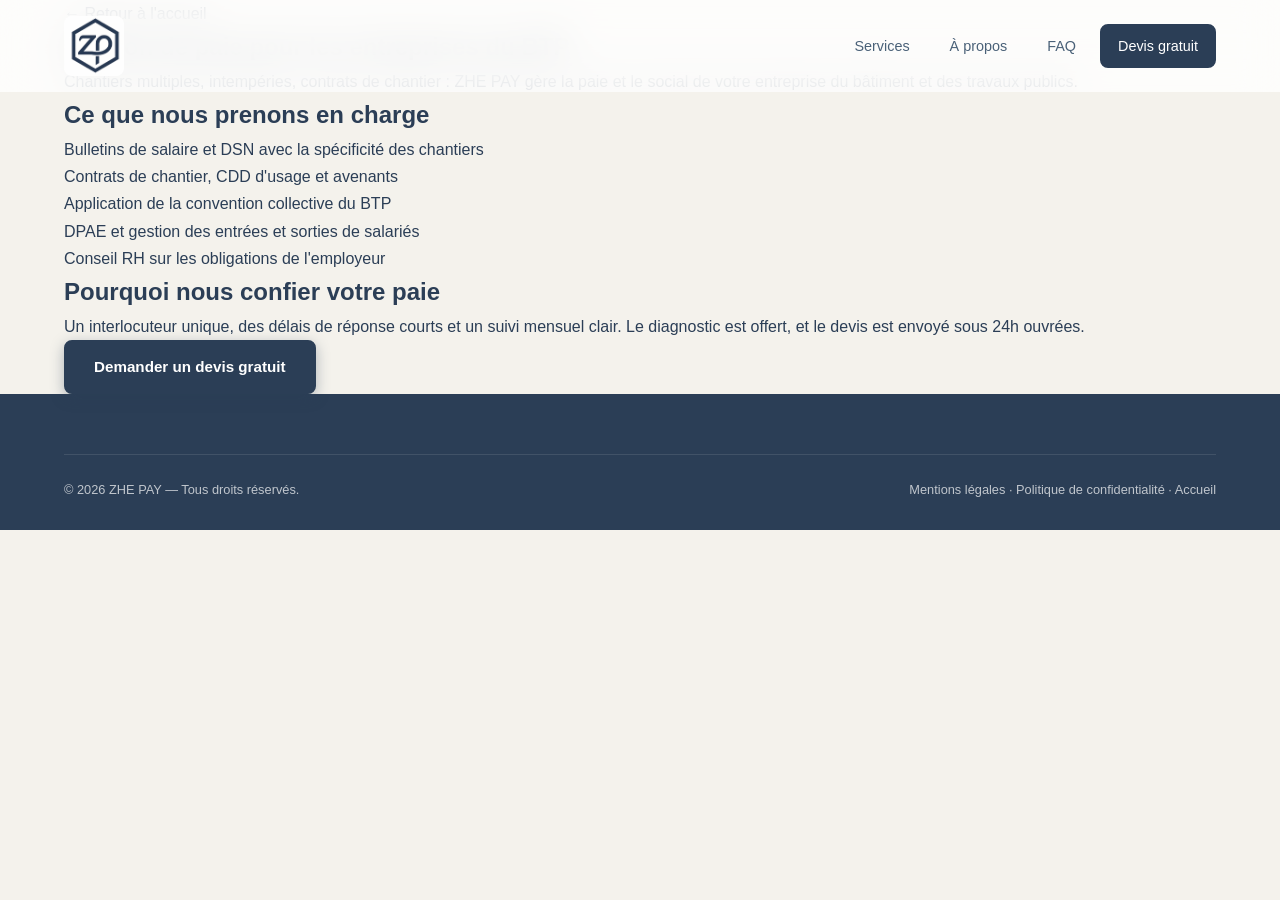
<file: btp.html>
<!DOCTYPE html>
<html lang="fr">
<head>
    <meta charset="UTF-8">
    <meta name="viewport" content="width=device-width, initial-scale=1.0">
    <title>Paie et social pour les entreprises du BTP | ZHE PAY</title>
    <meta name="description" content="Gestion de paie et administration RH pour entreprises du BTP : bulletins, contrats de chantier, DSN, DPAE et conseil RH. Devis gratuit sous 24h.">
    <meta name="robots" content="index, follow">
    <link rel="canonical" href="https://mouadzouadi.github.io/Zhe-Pay/btp.html">
    <meta property="og:title" content="Paie et social pour les entreprises du BTP | ZHE PAY">
    <meta property="og:description" content="Gestion de paie et administration RH pour entreprises du BTP : bulletins, contrats de chantier, DSN, DPAE et conseil RH. Devis gratuit sous 24h.">
    <meta property="og:url" content="https://mouadzouadi.github.io/Zhe-Pay/btp.html">
    <meta property="og:site_name" content="ZHE PAY">
    <link rel="icon" type="image/png" href="img/logo.png">
    <link rel="stylesheet" href="style.css">
</head>
<body>
    <nav class="navbar" id="navbar">
        <div class="container nav-container">
            <a href="index.html" class="logo"><img src="img/logo.png" alt="ZHE PAY" class="logo-img"></a>
            <button class="nav-toggle" id="navToggle" aria-label="Ouvrir le menu"><span></span><span></span><span></span></button>
            <ul class="nav-links" id="navLinks">
                <li><a href="index.html#services">Services</a></li>
                <li><a href="index.html#a-propos">À propos</a></li>
                <li><a href="index.html#faq">FAQ</a></li>
                <li><a href="index.html#contact" class="btn btn-nav">Devis gratuit</a></li>
            </ul>
        </div>
    </nav>
    <main>
        <section class="section">
            <div class="container">
                <p><a href="index.html">&larr; Retour à l'accueil</a></p>
                <h1>Gestion de paie pour les entreprises du BTP</h1>
                <p class="section-lead">Chantiers multiples, intempéries, contrats de chantier : ZHE PAY gère la paie et le social de votre entreprise du bâtiment et des travaux publics.</p>
                <h2>Ce que nous prenons en charge</h2>
                <ul>
                    <li>Bulletins de salaire et DSN avec la spécificité des chantiers</li>
                    <li>Contrats de chantier, CDD d&#x27;usage et avenants</li>
                    <li>Application de la convention collective du BTP</li>
                    <li>DPAE et gestion des entrées et sorties de salariés</li>
                    <li>Conseil RH sur les obligations de l&#x27;employeur</li>
                </ul>
                <h2>Pourquoi nous confier votre paie</h2>
                <p>Un interlocuteur unique, des délais de réponse courts et un suivi mensuel clair. Le diagnostic est offert, et le devis est envoyé sous 24h ouvrées.</p>
                <p><a class="btn btn-primary" href="index.html#contact">Demander un devis gratuit</a></p>
            </div>
        </section>
    </main>
    <footer class="footer">
        <div class="container">
            <div class="footer-bottom">
                <p>&copy; 2026 ZHE PAY — Tous droits réservés.</p>
                <p><a href="mentions-legales.html">Mentions légales</a> · <a href="politique-confidentialite.html">Politique de confidentialité</a> · <a href="index.html">Accueil</a></p>
            </div>
        </div>
    </footer>
    <script src="script.js"></script>
</body>
</html>
</file>
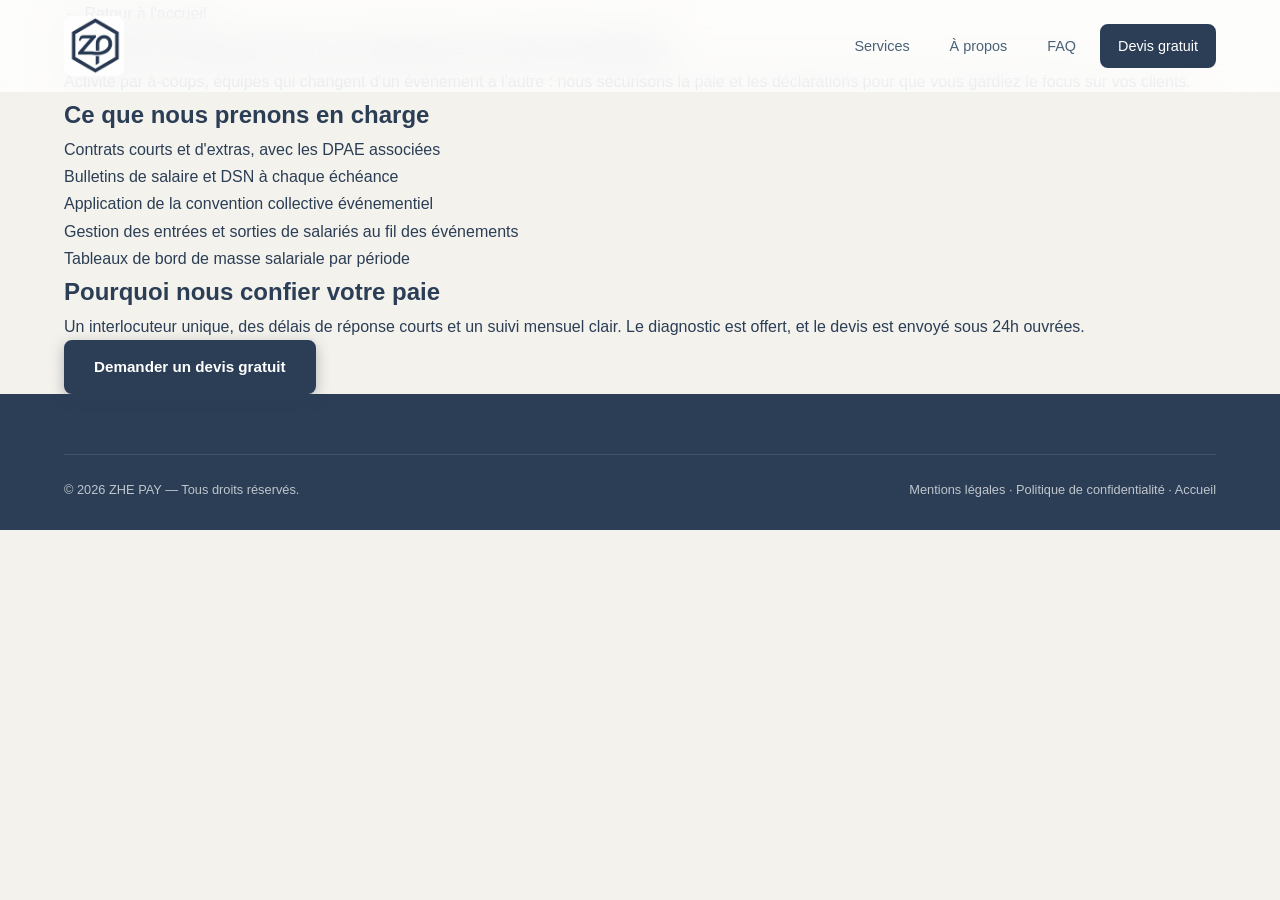
<file: evenementiel.html>
<!DOCTYPE html>
<html lang="fr">
<head>
    <meta charset="UTF-8">
    <meta name="viewport" content="width=device-width, initial-scale=1.0">
    <title>Paie pour les entreprises événementielles | ZHE PAY</title>
    <meta name="description" content="Paie et administration RH pour entreprises de l&#x27;événementiel : contrats courts, extras, DPAE, bulletins et DSN. Devis gratuit sous 24h.">
    <meta name="robots" content="index, follow">
    <link rel="canonical" href="https://mouadzouadi.github.io/Zhe-Pay/evenementiel.html">
    <meta property="og:title" content="Paie pour les entreprises événementielles | ZHE PAY">
    <meta property="og:description" content="Paie et administration RH pour entreprises de l&#x27;événementiel : contrats courts, extras, DPAE, bulletins et DSN. Devis gratuit sous 24h.">
    <meta property="og:url" content="https://mouadzouadi.github.io/Zhe-Pay/evenementiel.html">
    <meta property="og:site_name" content="ZHE PAY">
    <link rel="icon" type="image/png" href="img/logo.png">
    <link rel="stylesheet" href="style.css">
</head>
<body>
    <nav class="navbar" id="navbar">
        <div class="container nav-container">
            <a href="index.html" class="logo"><img src="img/logo.png" alt="ZHE PAY" class="logo-img"></a>
            <button class="nav-toggle" id="navToggle" aria-label="Ouvrir le menu"><span></span><span></span><span></span></button>
            <ul class="nav-links" id="navLinks">
                <li><a href="index.html#services">Services</a></li>
                <li><a href="index.html#a-propos">À propos</a></li>
                <li><a href="index.html#faq">FAQ</a></li>
                <li><a href="index.html#contact" class="btn btn-nav">Devis gratuit</a></li>
            </ul>
        </div>
    </nav>
    <main>
        <section class="section">
            <div class="container">
                <p><a href="index.html">&larr; Retour à l'accueil</a></p>
                <h1>Gestion de paie pour les entreprises événementielles</h1>
                <p class="section-lead">Activité par à-coups, équipes qui changent d&#x27;un événement à l&#x27;autre : nous sécurisons la paie et les déclarations pour que vous gardiez le focus sur vos clients.</p>
                <h2>Ce que nous prenons en charge</h2>
                <ul>
                    <li>Contrats courts et d&#x27;extras, avec les DPAE associées</li>
                    <li>Bulletins de salaire et DSN à chaque échéance</li>
                    <li>Application de la convention collective événementiel</li>
                    <li>Gestion des entrées et sorties de salariés au fil des événements</li>
                    <li>Tableaux de bord de masse salariale par période</li>
                </ul>
                <h2>Pourquoi nous confier votre paie</h2>
                <p>Un interlocuteur unique, des délais de réponse courts et un suivi mensuel clair. Le diagnostic est offert, et le devis est envoyé sous 24h ouvrées.</p>
                <p><a class="btn btn-primary" href="index.html#contact">Demander un devis gratuit</a></p>
            </div>
        </section>
    </main>
    <footer class="footer">
        <div class="container">
            <div class="footer-bottom">
                <p>&copy; 2026 ZHE PAY — Tous droits réservés.</p>
                <p><a href="mentions-legales.html">Mentions légales</a> · <a href="politique-confidentialite.html">Politique de confidentialité</a> · <a href="index.html">Accueil</a></p>
            </div>
        </div>
    </footer>
    <script src="script.js"></script>
</body>
</html>
</file>
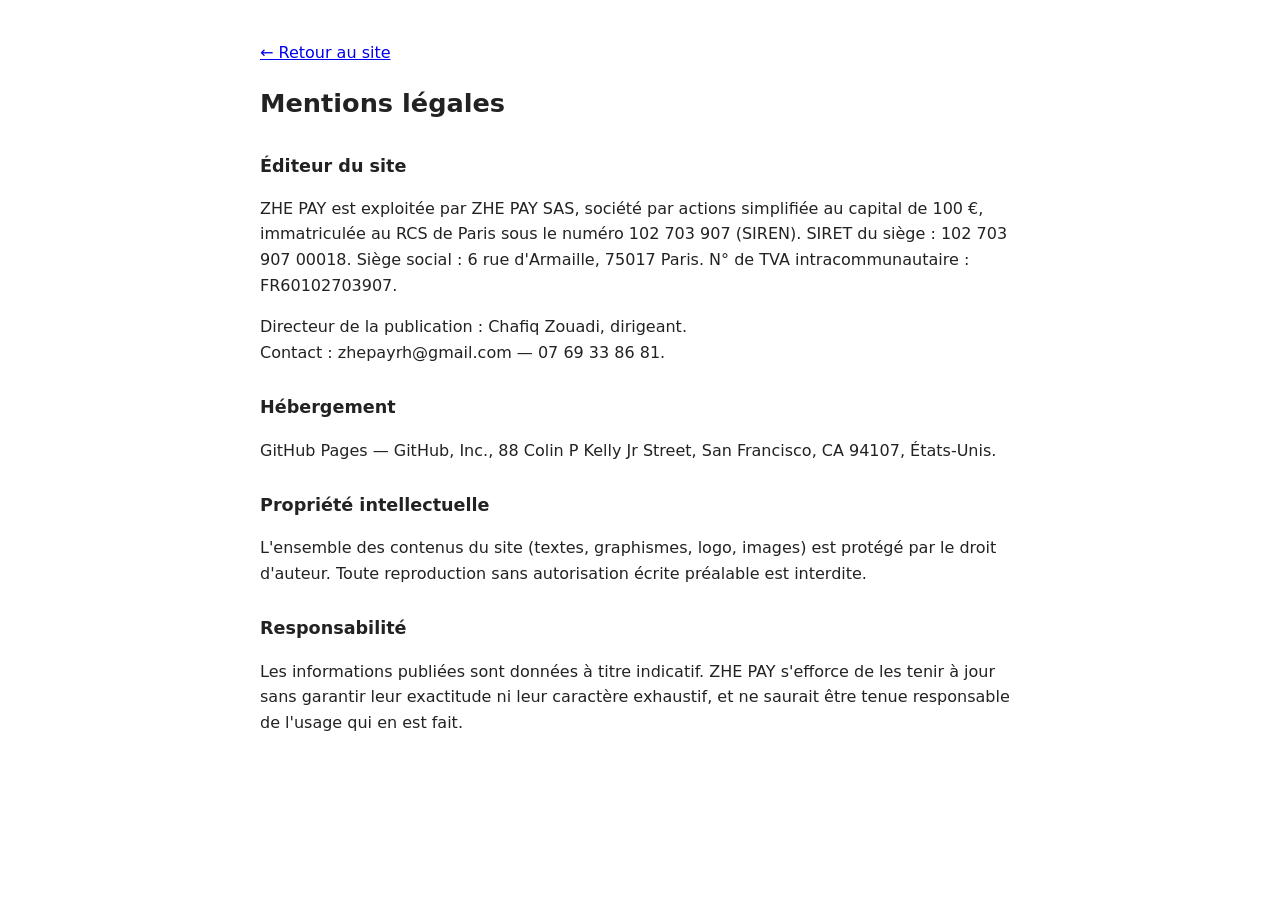
<file: mentions-legales.html>
<!doctype html>
<html lang="fr">
<head>
<meta charset="utf-8">
<meta name="viewport" content="width=device-width, initial-scale=1.0">
<title>Mentions légales — ZHE PAY</title>
<meta name="robots" content="noindex">
<style>body{font-family:system-ui,sans-serif;max-width:760px;margin:40px auto;padding:0 16px;line-height:1.6;color:#222}h1{font-size:1.6rem}h2{font-size:1.1rem;margin-top:28px}</style>
</head>
<body>
<p><a href="index.html">← Retour au site</a></p>
<h1>Mentions légales</h1>

<h2>Éditeur du site</h2>
<p>ZHE PAY est exploitée par ZHE PAY SAS, société par actions simplifiée au capital de 100 €, immatriculée au RCS de Paris sous le numéro 102 703 907 (SIREN). SIRET du siège : 102 703 907 00018. Siège social : 6 rue d'Armaille, 75017 Paris. N° de TVA intracommunautaire : FR60102703907.</p>
<p>Directeur de la publication : Chafiq Zouadi, dirigeant.<br>Contact : zhepayrh@gmail.com — 07 69 33 86 81.</p>

<h2>Hébergement</h2>
<p>GitHub Pages — GitHub, Inc., 88 Colin P Kelly Jr Street, San Francisco, CA 94107, États-Unis.</p>

<h2>Propriété intellectuelle</h2>
<p>L'ensemble des contenus du site (textes, graphismes, logo, images) est protégé par le droit d'auteur. Toute reproduction sans autorisation écrite préalable est interdite.</p>

<h2>Responsabilité</h2>
<p>Les informations publiées sont données à titre indicatif. ZHE PAY s'efforce de les tenir à jour sans garantir leur exactitude ni leur caractère exhaustif, et ne saurait être tenue responsable de l'usage qui en est fait.</p>
</body>
</html>
</file>
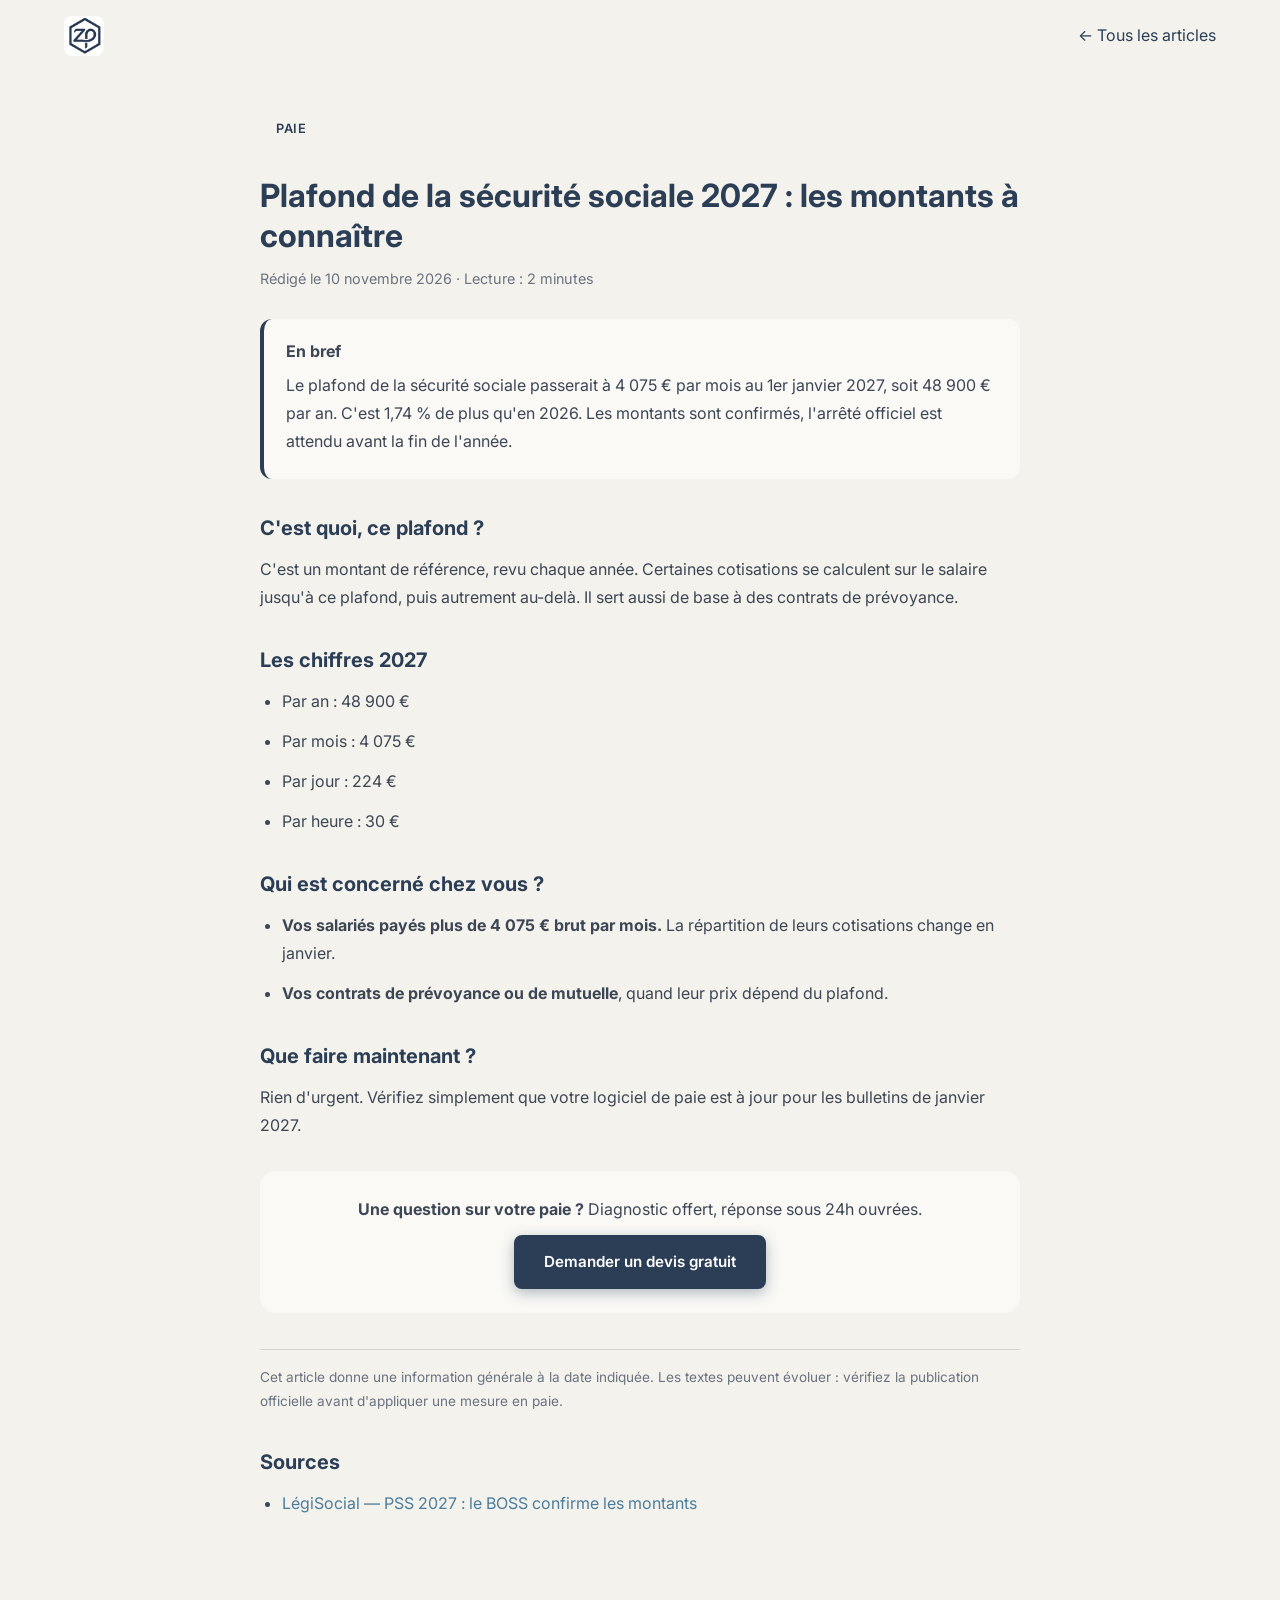
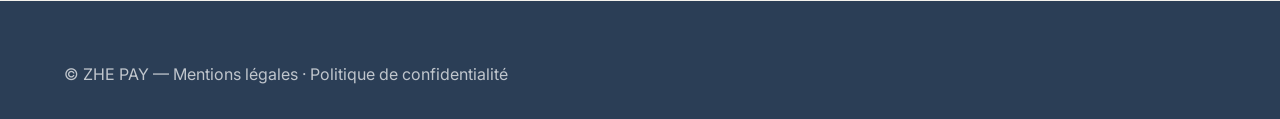
<file: plafond-securite-sociale-2027.html>
<!doctype html>
<html lang="fr">
<head>
<meta charset="utf-8">
<meta name="viewport" content="width=device-width, initial-scale=1.0">
<title>Plafond de la sécurité sociale 2027 : les montants à connaître — ZHE PAY</title>
<meta name="description" content="Plafond de la sécurité sociale 2027 : 48 900 € par an et 4 075 € par mois. À quoi il sert et ce qu'il change en paie.">
<link rel="stylesheet" href="style.css">
<link href="https://fonts.googleapis.com/css2?family=Inter:wght@300;400;500;600;700;800;900&display=swap" rel="stylesheet">
<style>
.article-top{display:flex;justify-content:space-between;align-items:center;padding:16px 0}
.article{max-width:760px;margin:0 auto;padding:40px 0 72px}
.article h1{font-size:2rem;line-height:1.25;color:var(--primary);margin:14px 0 10px}
.article .meta{color:var(--gray);font-size:.9rem;margin-bottom:28px}
.article h2{font-size:1.25rem;color:var(--primary);margin:32px 0 10px}
.article p,.article li{color:#3d4654;line-height:1.75;margin-bottom:12px}
.article ul{padding-left:22px;margin-bottom:12px;list-style:disc}
.article-top{padding-left:24px;padding-right:24px}
.article .key{background:var(--gray-bg);border-left:4px solid var(--primary);border-radius:12px;padding:18px 22px;margin:24px 0}
.article .key p{margin:0 0 6px}
.article .note{font-size:.85rem;color:var(--gray);border-top:1px solid var(--gray-lighter);padding-top:16px;margin-top:36px}
.article .cta{margin-top:32px;padding:24px;border-radius:16px;background:var(--gray-bg);text-align:center}
.article a{color:var(--accent)}
.article .cta a.btn{color:#fff}
@media (max-width:768px){.article h1{font-size:1.5rem}}
</style>
</head>
<body>
<div class="container article-top">
  <a href="index.html"><img src="img/logo.png" alt="ZHE PAY" class="logo-img" style="height:40px"></a>
  <a href="index.html#articles">← Tous les articles</a>
</div>
<main class="container">
<article class="article">
  <span class="section-tag">Paie</span>
  <h1>Plafond de la sécurité sociale 2027 : les montants à connaître</h1>
  <p class="meta">Rédigé le 10 novembre 2026 · Lecture : 2 minutes</p>
  <div class="key">
    <p><strong>En bref</strong></p>
    <p>Le plafond de la sécurité sociale passerait à 4 075 € par mois au 1er janvier 2027, soit 48 900 € par an. C'est 1,74 % de plus qu'en 2026. Les montants sont confirmés, l'arrêté officiel est attendu avant la fin de l'année.</p>
  </div>
  <h2>C'est quoi, ce plafond ?</h2>
  <p>C'est un montant de référence, revu chaque année. Certaines cotisations se calculent sur le salaire jusqu'à ce plafond, puis autrement au-delà. Il sert aussi de base à des contrats de prévoyance.</p>
  <h2>Les chiffres 2027</h2>
  <ul>
    <li>Par an : 48 900 €</li>
    <li>Par mois : 4 075 €</li>
    <li>Par jour : 224 €</li>
    <li>Par heure : 30 €</li>
  </ul>
  <h2>Qui est concerné chez vous ?</h2>
  <ul>
    <li><strong>Vos salariés payés plus de 4 075 € brut par mois.</strong> La répartition de leurs cotisations change en janvier.</li>
    <li><strong>Vos contrats de prévoyance ou de mutuelle</strong>, quand leur prix dépend du plafond.</li>
  </ul>
  <h2>Que faire maintenant ?</h2>
  <p>Rien d'urgent. Vérifiez simplement que votre logiciel de paie est à jour pour les bulletins de janvier 2027.</p>
  <div class="cta">
    <p><strong>Une question sur votre paie ?</strong> Diagnostic offert, réponse sous 24h ouvrées.</p>
    <a href="index.html#contact" class="btn btn-primary">Demander un devis gratuit</a>
  </div>
  <p class="note">Cet article donne une information générale à la date indiquée. Les textes peuvent évoluer : vérifiez la publication officielle avant d'appliquer une mesure en paie.</p>
  <h2>Sources</h2>
  <ul>
    <li><a href="https://www.legisocial.fr/actualites-sociales/8197-plafond-securite-sociale-2027-sont-montants.html" target="_blank" rel="noopener">LégiSocial — PSS 2027 : le BOSS confirme les montants</a></li>
  </ul>
</article>
</main>
<footer class="footer"><div class="container"><p>&copy; ZHE PAY — <a href="mentions-legales.html">Mentions légales</a> · <a href="politique-confidentialite.html">Politique de confidentialité</a></p></div></footer>
</body>
</html>
</file>
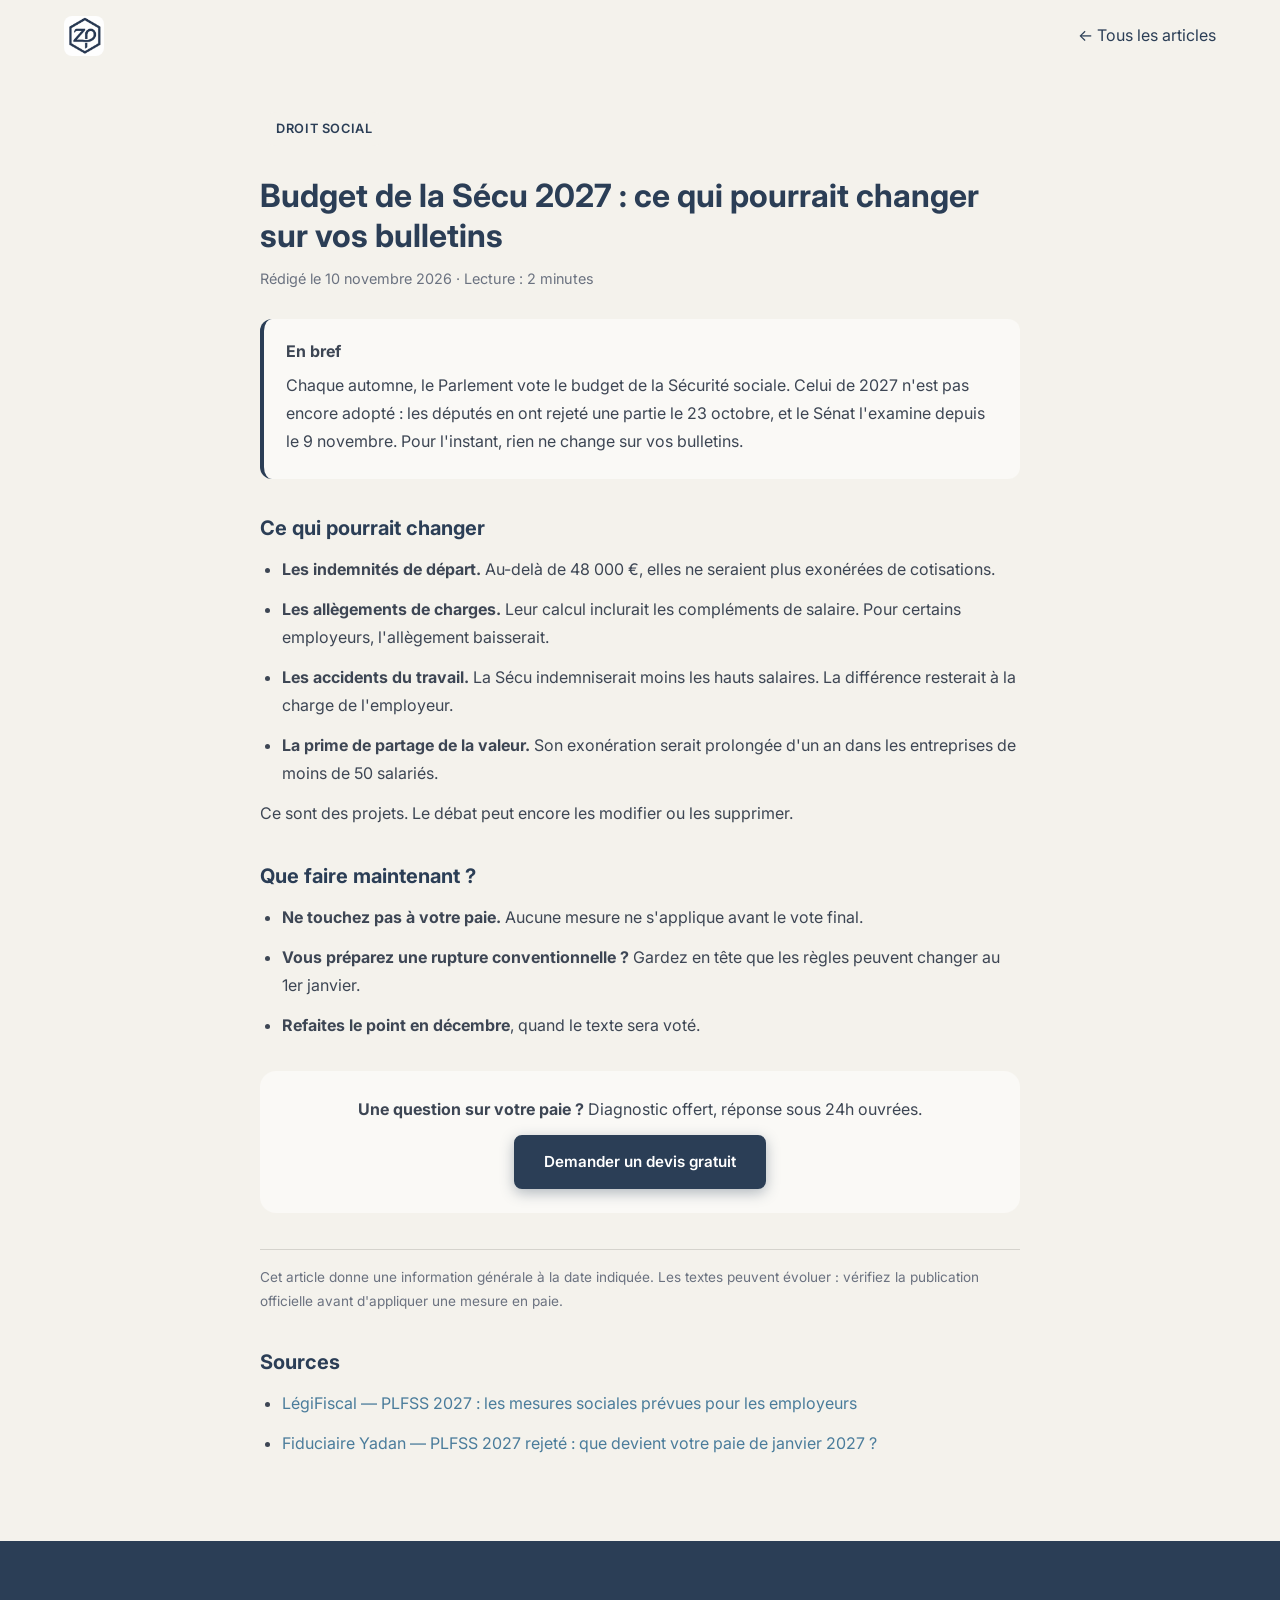
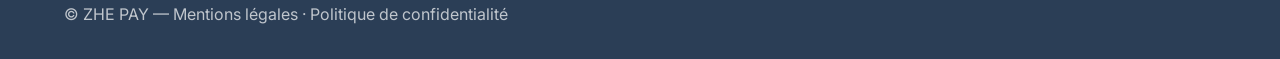
<file: plfss-2027-paie.html>
<!doctype html>
<html lang="fr">
<head>
<meta charset="utf-8">
<meta name="viewport" content="width=device-width, initial-scale=1.0">
<title>Budget de la Sécu 2027 : ce qui pourrait changer sur vos bulletins — ZHE PAY</title>
<meta name="description" content="PLFSS 2027 : indemnités de rupture, allègements de cotisations, prime de partage de la valeur. Où en est le texte et que faire en attendant.">
<link rel="stylesheet" href="style.css">
<link href="https://fonts.googleapis.com/css2?family=Inter:wght@300;400;500;600;700;800;900&display=swap" rel="stylesheet">
<style>
.article-top{display:flex;justify-content:space-between;align-items:center;padding:16px 0}
.article{max-width:760px;margin:0 auto;padding:40px 0 72px}
.article h1{font-size:2rem;line-height:1.25;color:var(--primary);margin:14px 0 10px}
.article .meta{color:var(--gray);font-size:.9rem;margin-bottom:28px}
.article h2{font-size:1.25rem;color:var(--primary);margin:32px 0 10px}
.article p,.article li{color:#3d4654;line-height:1.75;margin-bottom:12px}
.article ul{padding-left:22px;margin-bottom:12px;list-style:disc}
.article-top{padding-left:24px;padding-right:24px}
.article .key{background:var(--gray-bg);border-left:4px solid var(--primary);border-radius:12px;padding:18px 22px;margin:24px 0}
.article .key p{margin:0 0 6px}
.article .note{font-size:.85rem;color:var(--gray);border-top:1px solid var(--gray-lighter);padding-top:16px;margin-top:36px}
.article .cta{margin-top:32px;padding:24px;border-radius:16px;background:var(--gray-bg);text-align:center}
.article a{color:var(--accent)}
.article .cta a.btn{color:#fff}
@media (max-width:768px){.article h1{font-size:1.5rem}}
</style>
</head>
<body>
<div class="container article-top">
  <a href="index.html"><img src="img/logo.png" alt="ZHE PAY" class="logo-img" style="height:40px"></a>
  <a href="index.html#articles">← Tous les articles</a>
</div>
<main class="container">
<article class="article">
  <span class="section-tag">Droit social</span>
  <h1>Budget de la Sécu 2027 : ce qui pourrait changer sur vos bulletins</h1>
  <p class="meta">Rédigé le 10 novembre 2026 · Lecture : 2 minutes</p>
  <div class="key">
    <p><strong>En bref</strong></p>
    <p>Chaque automne, le Parlement vote le budget de la Sécurité sociale. Celui de 2027 n'est pas encore adopté : les députés en ont rejeté une partie le 23 octobre, et le Sénat l'examine depuis le 9 novembre. Pour l'instant, rien ne change sur vos bulletins.</p>
  </div>
  <h2>Ce qui pourrait changer</h2>
  <ul>
    <li><strong>Les indemnités de départ.</strong> Au-delà de 48 000 €, elles ne seraient plus exonérées de cotisations.</li>
    <li><strong>Les allègements de charges.</strong> Leur calcul inclurait les compléments de salaire. Pour certains employeurs, l'allègement baisserait.</li>
    <li><strong>Les accidents du travail.</strong> La Sécu indemniserait moins les hauts salaires. La différence resterait à la charge de l'employeur.</li>
    <li><strong>La prime de partage de la valeur.</strong> Son exonération serait prolongée d'un an dans les entreprises de moins de 50 salariés.</li>
  </ul>
  <p>Ce sont des projets. Le débat peut encore les modifier ou les supprimer.</p>
  <h2>Que faire maintenant ?</h2>
  <ul>
    <li><strong>Ne touchez pas à votre paie.</strong> Aucune mesure ne s'applique avant le vote final.</li>
    <li><strong>Vous préparez une rupture conventionnelle ?</strong> Gardez en tête que les règles peuvent changer au 1er janvier.</li>
    <li><strong>Refaites le point en décembre</strong>, quand le texte sera voté.</li>
  </ul>
  <div class="cta">
    <p><strong>Une question sur votre paie ?</strong> Diagnostic offert, réponse sous 24h ouvrées.</p>
    <a href="index.html#contact" class="btn btn-primary">Demander un devis gratuit</a>
  </div>
  <p class="note">Cet article donne une information générale à la date indiquée. Les textes peuvent évoluer : vérifiez la publication officielle avant d'appliquer une mesure en paie.</p>
  <h2>Sources</h2>
  <ul>
    <li><a href="https://www.legifiscal.fr/actualites-fiscales/4657-presentation-plfss-2027.html" target="_blank" rel="noopener">LégiFiscal — PLFSS 2027 : les mesures sociales prévues pour les employeurs</a></li>
    <li><a href="https://www.fiduciaire-yadan.fr/plfss-2027-rejete-paie-2027/" target="_blank" rel="noopener">Fiduciaire Yadan — PLFSS 2027 rejeté : que devient votre paie de janvier 2027 ?</a></li>
  </ul>
</article>
</main>
<footer class="footer"><div class="container"><p>&copy; ZHE PAY — <a href="mentions-legales.html">Mentions légales</a> · <a href="politique-confidentialite.html">Politique de confidentialité</a></p></div></footer>
</body>
</html>
</file>
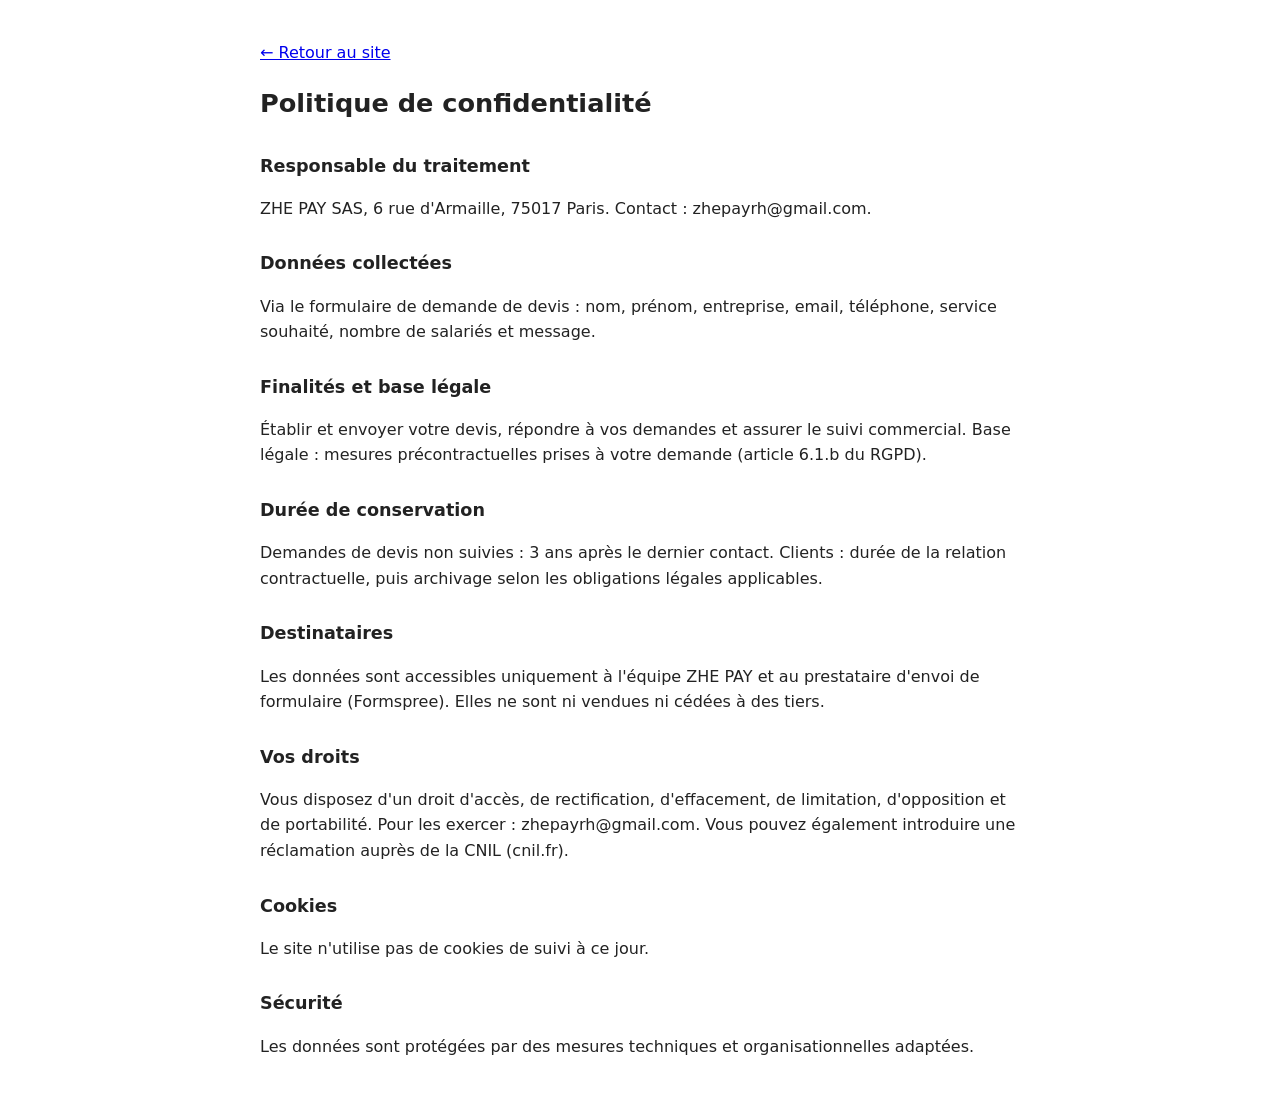
<file: politique-confidentialite.html>
<!doctype html>
<html lang="fr">
<head>
<meta charset="utf-8">
<meta name="viewport" content="width=device-width, initial-scale=1.0">
<title>Politique de confidentialité — ZHE PAY</title>
<meta name="robots" content="noindex">
<style>body{font-family:system-ui,sans-serif;max-width:760px;margin:40px auto;padding:0 16px;line-height:1.6;color:#222}h1{font-size:1.6rem}h2{font-size:1.1rem;margin-top:28px}</style>
</head>
<body>
<p><a href="index.html">← Retour au site</a></p>
<h1>Politique de confidentialité</h1>

<h2>Responsable du traitement</h2>
<p>ZHE PAY SAS, 6 rue d'Armaille, 75017 Paris. Contact : zhepayrh@gmail.com.</p>

<h2>Données collectées</h2>
<p>Via le formulaire de demande de devis : nom, prénom, entreprise, email, téléphone, service souhaité, nombre de salariés et message.</p>

<h2>Finalités et base légale</h2>
<p>Établir et envoyer votre devis, répondre à vos demandes et assurer le suivi commercial. Base légale : mesures précontractuelles prises à votre demande (article 6.1.b du RGPD).</p>

<h2>Durée de conservation</h2>
<p>Demandes de devis non suivies : 3 ans après le dernier contact. Clients : durée de la relation contractuelle, puis archivage selon les obligations légales applicables.</p>

<h2>Destinataires</h2>
<p>Les données sont accessibles uniquement à l'équipe ZHE PAY et au prestataire d'envoi de formulaire (Formspree). Elles ne sont ni vendues ni cédées à des tiers.</p>

<h2>Vos droits</h2>
<p>Vous disposez d'un droit d'accès, de rectification, d'effacement, de limitation, d'opposition et de portabilité. Pour les exercer : zhepayrh@gmail.com. Vous pouvez également introduire une réclamation auprès de la CNIL (cnil.fr).</p>

<h2>Cookies</h2>
<p>Le site n'utilise pas de cookies de suivi à ce jour.</p>

<h2>Sécurité</h2>
<p>Les données sont protégées par des mesures techniques et organisationnelles adaptées.</p>
</body>
</html>
</file>
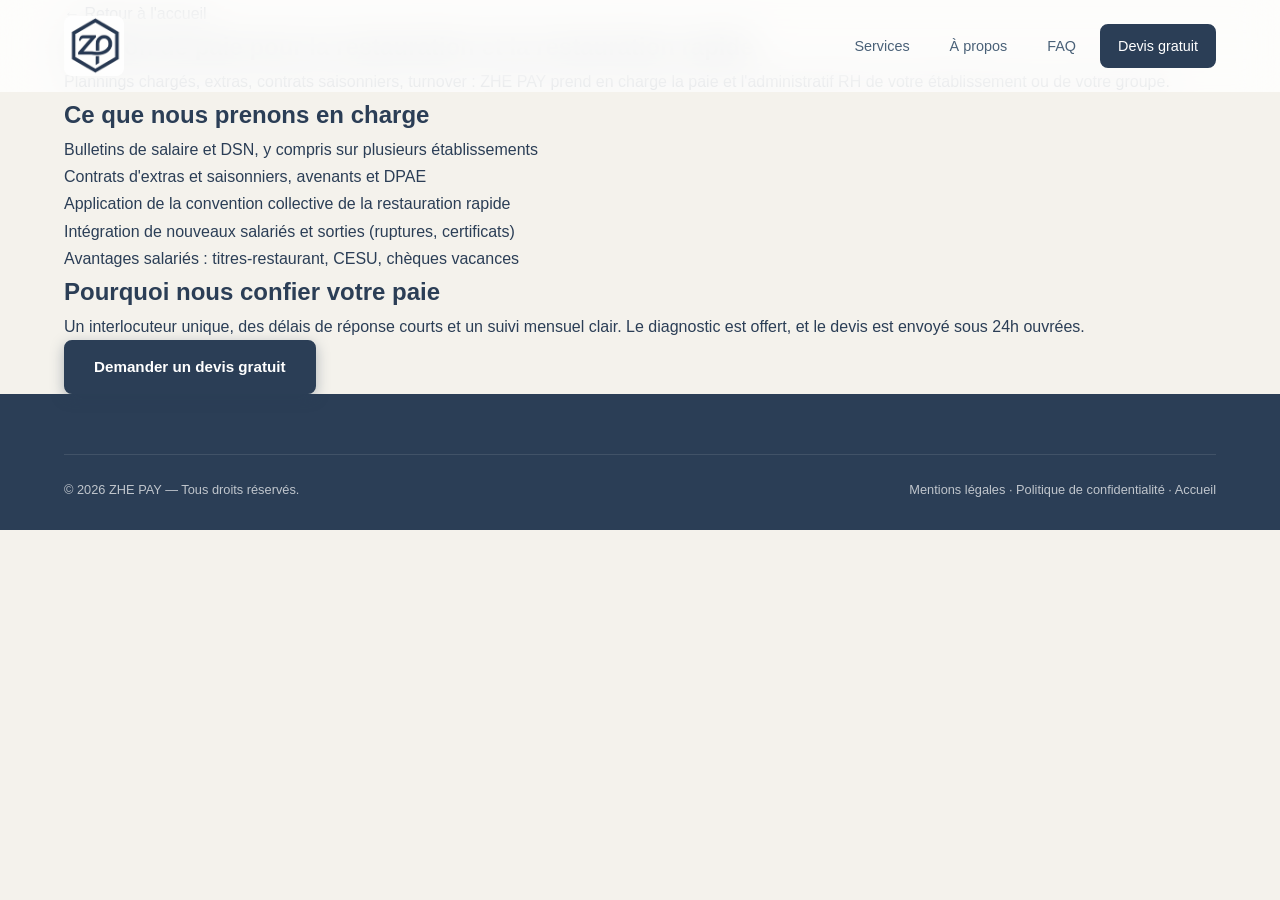
<file: restauration.html>
<!DOCTYPE html>
<html lang="fr">
<head>
    <meta charset="UTF-8">
    <meta name="viewport" content="width=device-width, initial-scale=1.0">
    <title>Paie et social pour la restauration et la restauration rapide | ZHE PAY</title>
    <meta name="description" content="Gestion de paie et administration RH pour restaurants et restauration rapide : bulletins, contrats, extras, DPAE, DSN. Convention Restauration rapide. Devis gratuit sous 24h.">
    <meta name="robots" content="index, follow">
    <link rel="canonical" href="https://mouadzouadi.github.io/Zhe-Pay/restauration.html">
    <meta property="og:title" content="Paie et social pour la restauration et la restauration rapide | ZHE PAY">
    <meta property="og:description" content="Gestion de paie et administration RH pour restaurants et restauration rapide : bulletins, contrats, extras, DPAE, DSN. Convention Restauration rapide. Devis gratuit sous 24h.">
    <meta property="og:url" content="https://mouadzouadi.github.io/Zhe-Pay/restauration.html">
    <meta property="og:site_name" content="ZHE PAY">
    <link rel="icon" type="image/png" href="img/logo.png">
    <link rel="stylesheet" href="style.css">
</head>
<body>
    <nav class="navbar" id="navbar">
        <div class="container nav-container">
            <a href="index.html" class="logo"><img src="img/logo.png" alt="ZHE PAY" class="logo-img"></a>
            <button class="nav-toggle" id="navToggle" aria-label="Ouvrir le menu"><span></span><span></span><span></span></button>
            <ul class="nav-links" id="navLinks">
                <li><a href="index.html#services">Services</a></li>
                <li><a href="index.html#a-propos">À propos</a></li>
                <li><a href="index.html#faq">FAQ</a></li>
                <li><a href="index.html#contact" class="btn btn-nav">Devis gratuit</a></li>
            </ul>
        </div>
    </nav>
    <main>
        <section class="section">
            <div class="container">
                <p><a href="index.html">&larr; Retour à l'accueil</a></p>
                <h1>Gestion de paie pour la restauration et la restauration rapide</h1>
                <p class="section-lead">Plannings chargés, extras, contrats saisonniers, turnover : ZHE PAY prend en charge la paie et l&#x27;administratif RH de votre établissement ou de votre groupe.</p>
                <h2>Ce que nous prenons en charge</h2>
                <ul>
                    <li>Bulletins de salaire et DSN, y compris sur plusieurs établissements</li>
                    <li>Contrats d&#x27;extras et saisonniers, avenants et DPAE</li>
                    <li>Application de la convention collective de la restauration rapide</li>
                    <li>Intégration de nouveaux salariés et sorties (ruptures, certificats)</li>
                    <li>Avantages salariés : titres-restaurant, CESU, chèques vacances</li>
                </ul>
                <h2>Pourquoi nous confier votre paie</h2>
                <p>Un interlocuteur unique, des délais de réponse courts et un suivi mensuel clair. Le diagnostic est offert, et le devis est envoyé sous 24h ouvrées.</p>
                <p><a class="btn btn-primary" href="index.html#contact">Demander un devis gratuit</a></p>
            </div>
        </section>
    </main>
    <footer class="footer">
        <div class="container">
            <div class="footer-bottom">
                <p>&copy; 2026 ZHE PAY — Tous droits réservés.</p>
                <p><a href="mentions-legales.html">Mentions légales</a> · <a href="politique-confidentialite.html">Politique de confidentialité</a> · <a href="index.html">Accueil</a></p>
            </div>
        </div>
    </footer>
    <script src="script.js"></script>
</body>
</html>
</file>
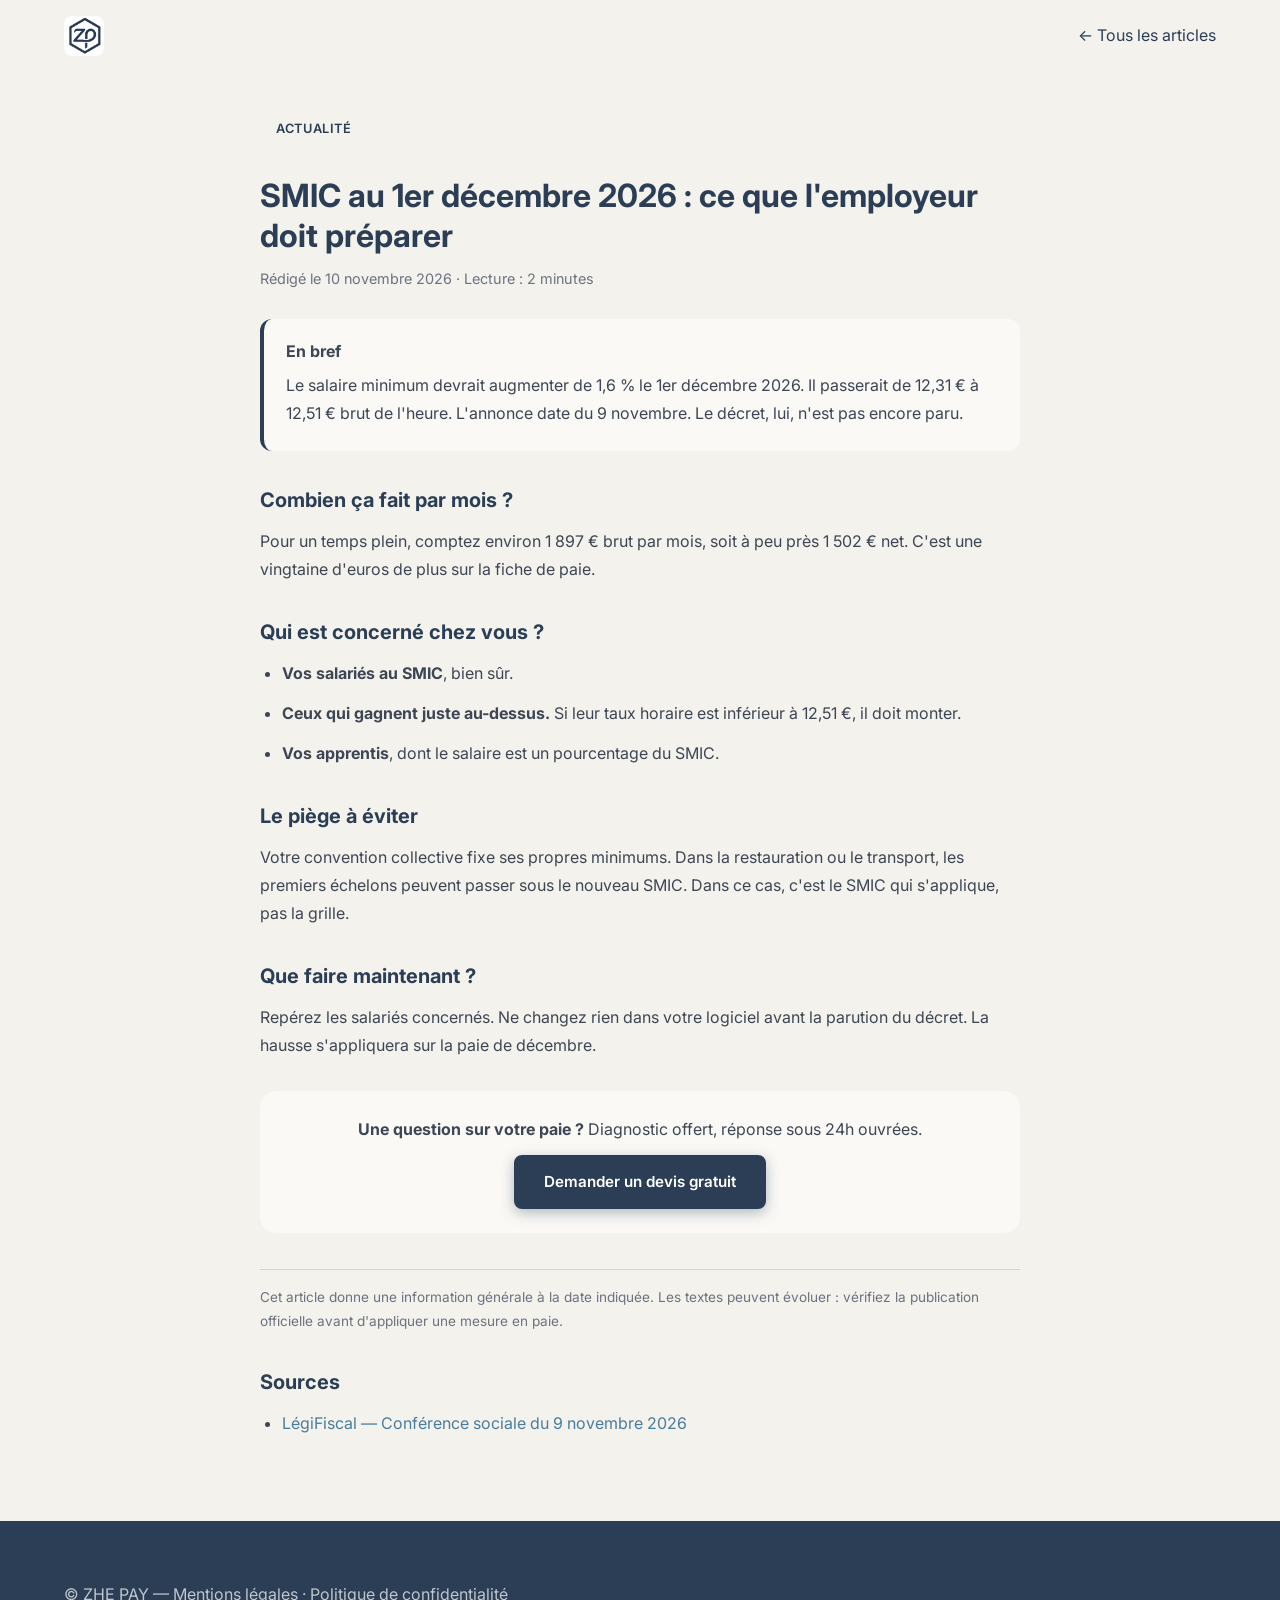
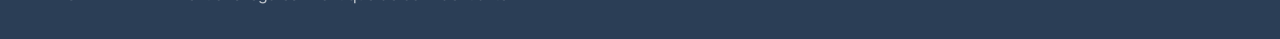
<file: smic-decembre-2026.html>
<!doctype html>
<html lang="fr">
<head>
<meta charset="utf-8">
<meta name="viewport" content="width=device-width, initial-scale=1.0">
<title>SMIC au 1er décembre 2026 : ce que l'employeur doit préparer — ZHE PAY</title>
<meta name="description" content="Hausse du SMIC de 1,6 % annoncée pour le 1er décembre 2026 : montant, calendrier et points à vérifier en paie.">
<link rel="stylesheet" href="style.css">
<link href="https://fonts.googleapis.com/css2?family=Inter:wght@300;400;500;600;700;800;900&display=swap" rel="stylesheet">
<style>
.article-top{display:flex;justify-content:space-between;align-items:center;padding:16px 0}
.article{max-width:760px;margin:0 auto;padding:40px 0 72px}
.article h1{font-size:2rem;line-height:1.25;color:var(--primary);margin:14px 0 10px}
.article .meta{color:var(--gray);font-size:.9rem;margin-bottom:28px}
.article h2{font-size:1.25rem;color:var(--primary);margin:32px 0 10px}
.article p,.article li{color:#3d4654;line-height:1.75;margin-bottom:12px}
.article ul{padding-left:22px;margin-bottom:12px;list-style:disc}
.article-top{padding-left:24px;padding-right:24px}
.article .key{background:var(--gray-bg);border-left:4px solid var(--primary);border-radius:12px;padding:18px 22px;margin:24px 0}
.article .key p{margin:0 0 6px}
.article .note{font-size:.85rem;color:var(--gray);border-top:1px solid var(--gray-lighter);padding-top:16px;margin-top:36px}
.article .cta{margin-top:32px;padding:24px;border-radius:16px;background:var(--gray-bg);text-align:center}
.article a{color:var(--accent)}
.article .cta a.btn{color:#fff}
@media (max-width:768px){.article h1{font-size:1.5rem}}
</style>
</head>
<body>
<div class="container article-top">
  <a href="index.html"><img src="img/logo.png" alt="ZHE PAY" class="logo-img" style="height:40px"></a>
  <a href="index.html#articles">← Tous les articles</a>
</div>
<main class="container">
<article class="article">
  <span class="section-tag">Actualité</span>
  <h1>SMIC au 1er décembre 2026 : ce que l'employeur doit préparer</h1>
  <p class="meta">Rédigé le 10 novembre 2026 · Lecture : 2 minutes</p>
  <div class="key">
    <p><strong>En bref</strong></p>
    <p>Le salaire minimum devrait augmenter de 1,6 % le 1er décembre 2026. Il passerait de 12,31 € à 12,51 € brut de l'heure. L'annonce date du 9 novembre. Le décret, lui, n'est pas encore paru.</p>
  </div>
  <h2>Combien ça fait par mois ?</h2>
  <p>Pour un temps plein, comptez environ 1 897 € brut par mois, soit à peu près 1 502 € net. C'est une vingtaine d'euros de plus sur la fiche de paie.</p>
  <h2>Qui est concerné chez vous ?</h2>
  <ul>
    <li><strong>Vos salariés au SMIC</strong>, bien sûr.</li>
    <li><strong>Ceux qui gagnent juste au-dessus.</strong> Si leur taux horaire est inférieur à 12,51 €, il doit monter.</li>
    <li><strong>Vos apprentis</strong>, dont le salaire est un pourcentage du SMIC.</li>
  </ul>
  <h2>Le piège à éviter</h2>
  <p>Votre convention collective fixe ses propres minimums. Dans la restauration ou le transport, les premiers échelons peuvent passer sous le nouveau SMIC. Dans ce cas, c'est le SMIC qui s'applique, pas la grille.</p>
  <h2>Que faire maintenant ?</h2>
  <p>Repérez les salariés concernés. Ne changez rien dans votre logiciel avant la parution du décret. La hausse s'appliquera sur la paie de décembre.</p>
  <div class="cta">
    <p><strong>Une question sur votre paie ?</strong> Diagnostic offert, réponse sous 24h ouvrées.</p>
    <a href="index.html#contact" class="btn btn-primary">Demander un devis gratuit</a>
  </div>
  <p class="note">Cet article donne une information générale à la date indiquée. Les textes peuvent évoluer : vérifiez la publication officielle avant d'appliquer une mesure en paie.</p>
  <h2>Sources</h2>
  <ul>
    <li><a href="https://legifiscal.fr/actualites-fiscales/4726-conference-sociale-9-novembre-2026-smic-anticipe-ppv-heures-supplementaires-prime-carburant.html" target="_blank" rel="noopener">LégiFiscal — Conférence sociale du 9 novembre 2026</a></li>
  </ul>
</article>
</main>
<footer class="footer"><div class="container"><p>&copy; ZHE PAY — <a href="mentions-legales.html">Mentions légales</a> · <a href="politique-confidentialite.html">Politique de confidentialité</a></p></div></footer>
</body>
</html>
</file>
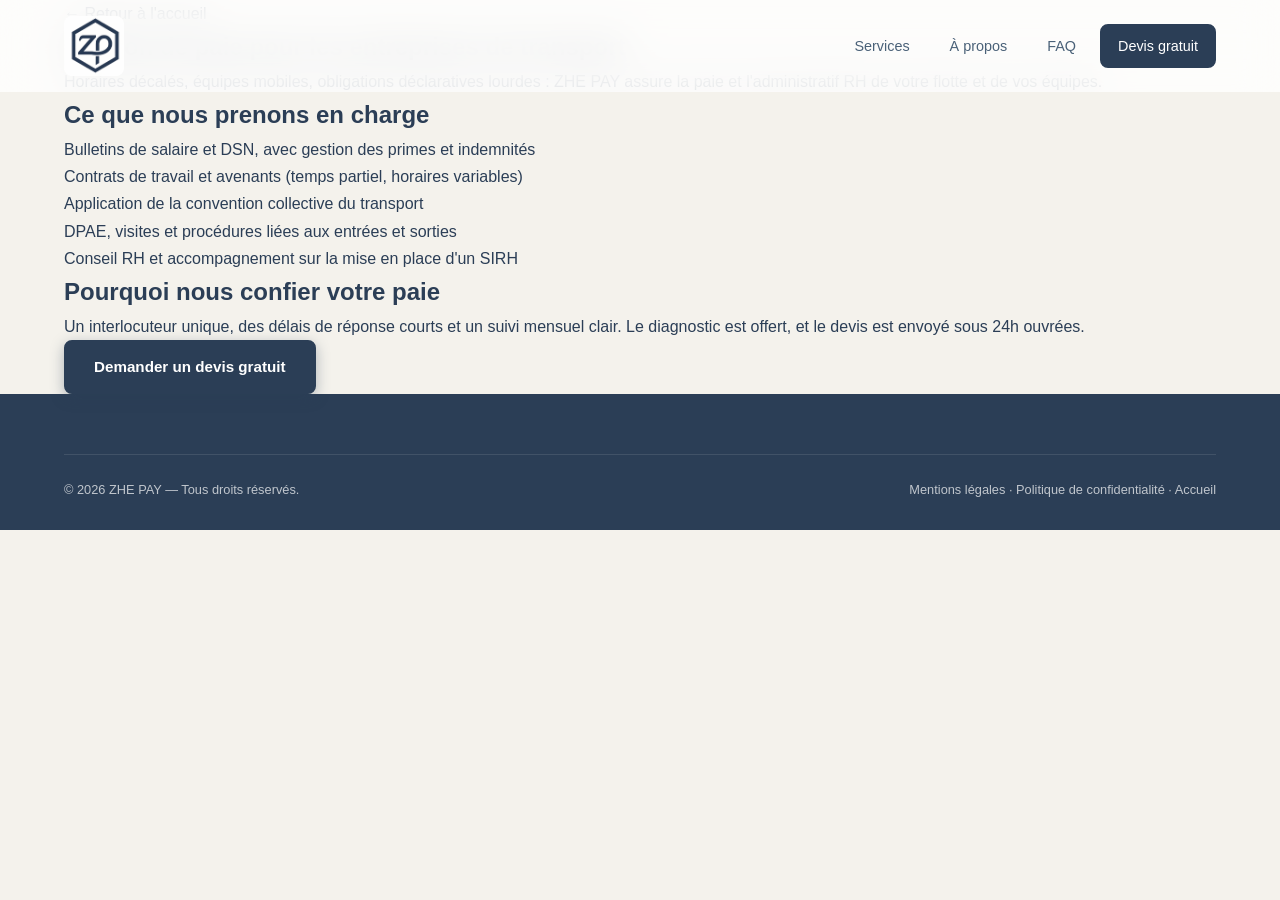
<file: transport.html>
<!DOCTYPE html>
<html lang="fr">
<head>
    <meta charset="UTF-8">
    <meta name="viewport" content="width=device-width, initial-scale=1.0">
    <title>Paie et social pour les entreprises de transport | ZHE PAY</title>
    <meta name="description" content="Gestion de paie et administration RH pour entreprises de transport : bulletins, contrats, DSN, DPAE et conseil RH. Devis gratuit sous 24h.">
    <meta name="robots" content="index, follow">
    <link rel="canonical" href="https://mouadzouadi.github.io/Zhe-Pay/transport.html">
    <meta property="og:title" content="Paie et social pour les entreprises de transport | ZHE PAY">
    <meta property="og:description" content="Gestion de paie et administration RH pour entreprises de transport : bulletins, contrats, DSN, DPAE et conseil RH. Devis gratuit sous 24h.">
    <meta property="og:url" content="https://mouadzouadi.github.io/Zhe-Pay/transport.html">
    <meta property="og:site_name" content="ZHE PAY">
    <link rel="icon" type="image/png" href="img/logo.png">
    <link rel="stylesheet" href="style.css">
</head>
<body>
    <nav class="navbar" id="navbar">
        <div class="container nav-container">
            <a href="index.html" class="logo"><img src="img/logo.png" alt="ZHE PAY" class="logo-img"></a>
            <button class="nav-toggle" id="navToggle" aria-label="Ouvrir le menu"><span></span><span></span><span></span></button>
            <ul class="nav-links" id="navLinks">
                <li><a href="index.html#services">Services</a></li>
                <li><a href="index.html#a-propos">À propos</a></li>
                <li><a href="index.html#faq">FAQ</a></li>
                <li><a href="index.html#contact" class="btn btn-nav">Devis gratuit</a></li>
            </ul>
        </div>
    </nav>
    <main>
        <section class="section">
            <div class="container">
                <p><a href="index.html">&larr; Retour à l'accueil</a></p>
                <h1>Gestion de paie pour les entreprises de transport</h1>
                <p class="section-lead">Horaires décalés, équipes mobiles, obligations déclaratives lourdes : ZHE PAY assure la paie et l&#x27;administratif RH de votre flotte et de vos équipes.</p>
                <h2>Ce que nous prenons en charge</h2>
                <ul>
                    <li>Bulletins de salaire et DSN, avec gestion des primes et indemnités</li>
                    <li>Contrats de travail et avenants (temps partiel, horaires variables)</li>
                    <li>Application de la convention collective du transport</li>
                    <li>DPAE, visites et procédures liées aux entrées et sorties</li>
                    <li>Conseil RH et accompagnement sur la mise en place d&#x27;un SIRH</li>
                </ul>
                <h2>Pourquoi nous confier votre paie</h2>
                <p>Un interlocuteur unique, des délais de réponse courts et un suivi mensuel clair. Le diagnostic est offert, et le devis est envoyé sous 24h ouvrées.</p>
                <p><a class="btn btn-primary" href="index.html#contact">Demander un devis gratuit</a></p>
            </div>
        </section>
    </main>
    <footer class="footer">
        <div class="container">
            <div class="footer-bottom">
                <p>&copy; 2026 ZHE PAY — Tous droits réservés.</p>
                <p><a href="mentions-legales.html">Mentions légales</a> · <a href="politique-confidentialite.html">Politique de confidentialité</a> · <a href="index.html">Accueil</a></p>
            </div>
        </div>
    </footer>
    <script src="script.js"></script>
</body>
</html>
</file>
<file: style.css>
/* ===========================
   ZHE PAY — MAIN STYLESHEET
   =========================== */

/* --- RESET & BASE --- */
*, *::before, *::after {
    margin: 0;
    padding: 0;
    box-sizing: border-box;
}

:root {
    --primary: #2B3E56;
    --primary-dark: #24364A;
    --primary-light: #3a5472;
    --primary-bg: #F4F2EC;
    --accent: #4a7c9b;
    --dark: #2B3E56;
    --dark-2: #24364A;
    --dark-3: #4a6178;
    --gray: #6b7280;
    --gray-light: #9ca3af;
    --gray-lighter: #d5d3cd;
    --gray-bg: #FAF9F6;
    --white: #ffffff;
    --success: #10b981;
    --warning: #d4a853;
    --gradient: linear-gradient(135deg, #2B3E56 0%, #4a7c9b 100%);
    --shadow-sm: 0 1px 2px rgba(0,0,0,0.05);
    --shadow: 0 4px 6px -1px rgba(0,0,0,0.1), 0 2px 4px -2px rgba(0,0,0,0.1);
    --shadow-md: 0 10px 15px -3px rgba(0,0,0,0.1), 0 4px 6px -4px rgba(0,0,0,0.1);
    --shadow-lg: 0 20px 25px -5px rgba(0,0,0,0.1), 0 8px 10px -6px(0,0,0,0.1);
    --shadow-xl: 0 25px 50px -12px rgba(0,0,0,0.25);
    --radius: 12px;
    --radius-sm: 8px;
    --radius-lg: 20px;
    --transition: all 0.3s cubic-bezier(0.4, 0, 0.2, 1);
}

html {
    scroll-behavior: smooth;
    font-size: 16px;
}

body {
    font-family: 'Inter', -apple-system, BlinkMacSystemFont, sans-serif;
    color: var(--dark);
    background: #F4F2EC;
    line-height: 1.7;
    overflow-x: hidden;
}

.container {
    max-width: 1200px;
    margin: 0 auto;
    padding: 0 24px;
}

img { max-width: 100%; display: block; }
a { text-decoration: none; color: inherit; }
ul { list-style: none; }

/* --- BUTTONS --- */
.btn {
    display: inline-flex;
    align-items: center;
    justify-content: center;
    gap: 8px;
    font-family: inherit;
    font-weight: 600;
    font-size: 0.95rem;
    border: 2px solid transparent;
    border-radius: var(--radius-sm);
    padding: 12px 28px;
    cursor: pointer;
    transition: var(--transition);
    white-space: nowrap;
}

.btn-primary {
    background: var(--primary);
    color: var(--white);
    border-color: var(--primary);
    box-shadow: 0 4px 14px rgba(43, 62, 86, 0.35);
}
.btn-primary:hover {
    background: var(--primary-dark);
    border-color: var(--primary-dark);
    transform: translateY(-2px);
    box-shadow: 0 8px 25px rgba(43, 62, 86, 0.45);
}

.btn-outline {
    background: transparent;
    color: var(--primary);
    border-color: var(--primary);
}
.btn-outline:hover {
    background: var(--primary);
    color: var(--white);
    transform: translateY(-2px);
}

.btn-lg {
    padding: 16px 36px;
    font-size: 1.05rem;
    border-radius: var(--radius);
}

.btn-full { width: 100%; }

.btn-nav {
    background: var(--primary);
    color: var(--white) !important;
    padding: 10px 24px;
    border-radius: var(--radius-sm);
    font-size: 0.9rem;
    border-color: var(--primary);
}
.btn-nav:hover {
    background: var(--white);
    color: var(--primary) !important;
    border-color: var(--primary);
    transform: translateY(-1px);
}

/* --- NAVBAR --- */
.navbar {
    position: fixed;
    top: 0;
    left: 0;
    right: 0;
    z-index: 1000;
    padding: 16px 0;
    transition: var(--transition);
    background: rgba(255, 255, 255, 0.8);
    backdrop-filter: blur(20px);
    -webkit-backdrop-filter: blur(20px);
}

.navbar.scrolled {
    background: rgba(255, 255, 255, 0.95);
    box-shadow: var(--shadow);
    padding: 10px 0;
}

.nav-container {
    display: flex;
    align-items: center;
    justify-content: space-between;
}

.logo {
    display: flex;
    align-items: center;
    gap: 10px;
    font-size: 1.4rem;
    font-weight: 800;
}

.logo-icon {
    display: flex;
    align-items: center;
    justify-content: center;
    width: 40px;
    height: 40px;
    background: var(--gradient);
    color: var(--white);
    border-radius: 10px;
    font-weight: 900;
    font-size: 1.2rem;
}

.logo-text { color: var(--dark); }
.logo-accent { color: var(--primary); }

.nav-links {
    display: flex;
    align-items: center;
    gap: 8px;
}

.nav-links li a {
    padding: 8px 16px;
    font-size: 0.9rem;
    font-weight: 500;
    color: var(--dark-3);
    border-radius: var(--radius-sm);
    transition: var(--transition);
}

.nav-links li a:hover {
    color: var(--primary);
    background: var(--primary-bg);
}

.nav-toggle {
    display: none;
    flex-direction: column;
    gap: 5px;
    background: none;
    border: none;
    cursor: pointer;
    padding: 4px;
}

.nav-toggle span {
    display: block;
    width: 24px;
    height: 2.5px;
    background: var(--dark);
    border-radius: 2px;
    transition: var(--transition);
}

/* --- HERO --- */
.hero {
    position: relative;
    min-height: 100vh;
    display: flex;
    align-items: center;
    padding: 120px 0 80px;
    overflow: hidden;
    background: linear-gradient(180deg, var(--primary-bg) 0%, var(--white) 100%);
}

.hero-bg-shapes {
    position: absolute;
    inset: 0;
    pointer-events: none;
    overflow: hidden;
}

.shape {
    position: absolute;
    border-radius: 50%;
    opacity: 0.08;
}
.shape-1 {
    width: 600px;
    height: 600px;
    background: var(--primary);
    top: -200px;
    right: -100px;
}
.shape-2 {
    width: 400px;
    height: 400px;
    background: var(--accent);
    bottom: -100px;
    left: -100px;
}
.shape-3 {
    width: 200px;
    height: 200px;
    background: var(--primary-dark);
    top: 50%;
    left: 50%;
}

.hero-content {
    display: grid;
    grid-template-columns: 1fr 1fr;
    gap: 60px;
    align-items: center;
    position: relative;
    z-index: 1;
}

.badge {
    display: inline-block;
    background: var(--primary-bg);
    color: var(--primary);
    font-weight: 600;
    font-size: 0.85rem;
    padding: 8px 20px;
    border-radius: 50px;
    border: 1px solid rgba(37, 99, 235, 0.15);
    margin-bottom: 20px;
}

.hero h1 {
    font-size: 3.8rem;
    font-weight: 900;
    line-height: 1.1;
    letter-spacing: -0.03em;
    margin-bottom: 24px;
}

.gradient-text {
    background: var(--gradient);
    -webkit-background-clip: text;
    -webkit-text-fill-color: transparent;
    background-clip: text;
}

.hero-subtitle {
    font-size: 1.15rem;
    color: var(--gray);
    line-height: 1.8;
    margin-bottom: 36px;
    max-width: 520px;
}

.hero-buttons {
    display: flex;
    gap: 16px;
    flex-wrap: wrap;
    margin-bottom: 48px;
}

.hero-stats {
    display: flex;
    gap: 40px;
}

.stat {
    display: flex;
    flex-direction: column;
}

.stat-number {
    font-size: 2rem;
    font-weight: 800;
    color: var(--primary);
}

.stat-suffix {
    font-size: 1.5rem;
    font-weight: 800;
    color: var(--primary);
}

.stat-label {
    font-size: 0.8rem;
    color: var(--gray);
    margin-top: 2px;
}

/* Hero services stack animation */
.hero-visual {
    display: flex;
    flex-direction: column;
    align-items: center;
    gap: 20px;
}

.hero-services-stack {
    position: relative;
    width: 380px;
    height: 360px;
    perspective: 800px;
}

.hero-service-item {
    position: absolute;
    top: 0;
    left: 0;
    width: 100%;
    background: var(--white);
    border-radius: var(--radius-lg);
    padding: 0;
    box-shadow: var(--shadow-md);
    border: 1px solid rgba(0,0,0,0.06);
    opacity: 0;
    transform: scale(0.85) translateX(60px);
    transition: all 0.7s cubic-bezier(0.4, 0, 0.2, 1);
    pointer-events: none;
    z-index: 0;
    overflow: hidden;
}

.hero-service-topbar {
    height: 5px;
    width: 100%;
    background: var(--primary);
    transition: background 0.7s ease;
}

.hero-service-item[data-color] .hero-service-topbar {
    background: attr(data-color);
}

.hero-service-head {
    display: flex;
    align-items: center;
    justify-content: space-between;
    padding: 24px 28px 0;
}

.hero-service-tag {
    display: inline-block;
    font-size: 0.7rem;
    font-weight: 700;
    text-transform: uppercase;
    letter-spacing: 0.08em;
    padding: 4px 12px;
    border-radius: 50px;
    background: var(--primary-bg);
    color: var(--primary);
}

.hero-service-item h3 {
    font-size: 1.15rem;
    font-weight: 700;
    color: var(--dark);
    margin-bottom: 8px;
    padding: 14px 28px 0;
}

.hero-service-item > p {
    font-size: 0.88rem;
    color: var(--gray);
    line-height: 1.6;
    padding: 0 28px;
}

.hero-service-features {
    list-style: none;
    padding: 14px 28px 24px;
    margin: 0;
    display: flex;
    flex-direction: column;
    gap: 8px;
}

.hero-service-features li {
    font-size: 0.82rem;
    color: var(--dark-3);
    padding-left: 20px;
    position: relative;
    line-height: 1.5;
}

.hero-service-features li::before {
    content: '✓';
    position: absolute;
    left: 0;
    color: var(--primary);
    font-weight: 700;
    font-size: 0.8rem;
}

.hero-service-item.active {
    opacity: 1;
    transform: scale(1) translateX(0);
    z-index: 4;
    pointer-events: auto;
}

.hero-service-item.behind-1 {
    opacity: 0.6;
    transform: scale(0.93) translateX(28px);
    z-index: 3;
}

.hero-service-item.behind-2 {
    opacity: 0.3;
    transform: scale(0.86) translateX(56px);
    z-index: 2;
}

.hero-service-item.exiting {
    opacity: 0;
    transform: scale(1.05) translateX(-60px);
    z-index: 5;
}

.hero-service-icon {
    width: 52px;
    height: 52px;
    background: var(--primary-bg);
    border-radius: var(--radius-sm);
    display: flex;
    align-items: center;
    justify-content: center;
    color: var(--primary);
    flex-shrink: 0;
}

.hero-service-icon svg {
    width: 24px;
    height: 24px;
}

/* Service dots / progress */
.hero-service-dots {
    display: flex;
    gap: 8px;
    justify-content: center;
}

.hero-dot {
    width: 10px;
    height: 10px;
    border-radius: 50%;
    border: 2px solid var(--gray-lighter);
    background: transparent;
    cursor: pointer;
    padding: 0;
    transition: var(--transition);
}

.hero-dot.active {
    background: var(--primary);
    border-color: var(--primary);
    transform: scale(1.2);
}

.hero-dot:hover {
    border-color: var(--primary);
}

.scroll-indicator {
    position: absolute;
    bottom: 30px;
    left: 50%;
    transform: translateX(-50%);
    display: flex;
    flex-direction: column;
    align-items: center;
    gap: 8px;
    color: var(--gray-light);
    font-size: 0.75rem;
    font-weight: 500;
    text-transform: uppercase;
    letter-spacing: 0.1em;
}

.scroll-arrow {
    width: 20px;
    height: 20px;
    border-right: 2px solid var(--gray-light);
    border-bottom: 2px solid var(--gray-light);
    transform: rotate(45deg);
    animation: scrollBounce 2s infinite;
}

@keyframes scrollBounce {
    0%, 100% { transform: rotate(45deg) translateY(0); }
    50% { transform: rotate(45deg) translateY(8px); }
}

/* --- INTRO SECTION --- */
.intro-section {
    padding: 80px 0;
    background: var(--white);
}

.intro-grid {
    display: grid;
    grid-template-columns: repeat(4, 1fr);
    gap: 28px;
}

.intro-card {
    text-align: center;
    padding: 36px 24px;
    border-radius: var(--radius);
    border: 1px solid rgba(0,0,0,0.06);
    transition: var(--transition);
    background: var(--white);
}

.intro-card:hover {
    transform: translateY(-6px);
    box-shadow: var(--shadow-md);
    border-color: rgba(37, 99, 235, 0.1);
}

.intro-icon {
    font-size: 2.4rem;
    margin-bottom: 16px;
}

.intro-card h3 {
    font-size: 1.1rem;
    font-weight: 700;
    margin-bottom: 8px;
}

.intro-card p {
    font-size: 0.9rem;
    color: var(--gray);
    line-height: 1.6;
}

/* --- SECTIONS COMMON --- */
.section-header {
    text-align: center;
    margin-bottom: 60px;
}

.section-tag {
    display: inline-block;
    background: var(--primary-bg);
    color: var(--primary);
    font-weight: 600;
    font-size: 0.8rem;
    padding: 6px 16px;
    border-radius: 50px;
    text-transform: uppercase;
    letter-spacing: 0.05em;
    margin-bottom: 16px;
}

.section-header h2 {
    font-size: 2.4rem;
    font-weight: 800;
    letter-spacing: -0.02em;
    margin-bottom: 16px;
}

.section-desc {
    font-size: 1.05rem;
    color: var(--gray);
    max-width: 600px;
    margin: 0 auto;
}

/* --- SERVICES --- */
.services {
    padding: 100px 0;
    background: var(--gray-bg);
}

.services-grid {
    display: grid;
    grid-template-columns: repeat(4, 1fr);
    gap: 24px;
}

.service-card {
    background: var(--white);
    border-radius: var(--radius);
    padding: 36px 28px;
    border: 1px solid rgba(0,0,0,0.06);
    transition: var(--transition);
    position: relative;
    overflow: hidden;
}

.service-card::before {
    content: '';
    position: absolute;
    top: 0;
    left: 0;
    right: 0;
    height: 3px;
    background: var(--gradient);
    transform: scaleX(0);
    transform-origin: left;
    transition: transform 0.4s ease;
}

.service-card:hover {
    transform: translateY(-6px);
    box-shadow: var(--shadow-md);
}

.service-card:hover::before {
    transform: scaleX(1);
}

.service-icon {
    width: 52px;
    height: 52px;
    background: var(--primary-bg);
    border-radius: var(--radius-sm);
    display: flex;
    align-items: center;
    justify-content: center;
    margin-bottom: 20px;
    color: var(--primary);
}

.service-icon svg {
    width: 24px;
    height: 24px;
}

.service-card h3 {
    font-size: 1.05rem;
    font-weight: 700;
    margin-bottom: 10px;
}

.service-card p {
    font-size: 0.88rem;
    color: var(--gray);
    line-height: 1.7;
}

/* --- ABOUT --- */
.about {
    padding: 100px 0;
    background: var(--white);
}

.about-grid {
    display: grid;
    grid-template-columns: 400px 1fr;
    gap: 60px;
    align-items: center;
}

.about-image-placeholder {
    width: 100%;
    aspect-ratio: 3/4;
    background: var(--primary-bg);
    border-radius: var(--radius-lg);
    display: flex;
    flex-direction: column;
    align-items: center;
    justify-content: center;
    position: relative;
    overflow: hidden;
}

.about-badge-card {
    position: absolute;
    bottom: 20px;
    left: 20px;
    right: 20px;
    background: rgba(255,255,255,0.95);
    backdrop-filter: blur(10px);
    border-radius: var(--radius-sm);
    padding: 16px 20px;
    text-align: center;
}

.about-badge-title {
    font-weight: 700;
    font-size: 0.9rem;
    color: var(--primary);
}

.about-content .section-tag { display: inline-block; }

.about-content h2 {
    font-size: 2.2rem;
    font-weight: 800;
    margin: 12px 0 4px;
}

.about-role {
    color: var(--primary);
    font-weight: 600;
    font-size: 1rem;
    margin-bottom: 20px;
}

.about-content p {
    color: var(--gray);
    margin-bottom: 16px;
    line-height: 1.8;
}

.experience-logos {
    margin-top: 32px;
}

.experience-logos h4 {
    font-size: 0.85rem;
    text-transform: uppercase;
    letter-spacing: 0.08em;
    color: var(--gray-light);
    margin-bottom: 16px;
}

.logos-grid {
    display: flex;
    flex-wrap: wrap;
    gap: 12px;
}

.logo-item {
    background: var(--gray-bg);
    padding: 10px 20px;
    border-radius: 50px;
    font-size: 0.85rem;
    font-weight: 600;
    color: var(--dark-3);
    border: 1px solid rgba(0,0,0,0.06);
    transition: var(--transition);
}

.logo-item:hover {
    border-color: var(--primary);
    color: var(--primary);
    background: var(--primary-bg);
}

/* --- PAYSLIP --- */
.payslip-section {
    padding: 100px 0;
    background: var(--gray-bg);
}

.payslip {
    background: var(--white);
    border-radius: var(--radius);
    box-shadow: var(--shadow-md);
    overflow: hidden;
    max-width: 900px;
    margin: 0 auto;
    border: 1px solid rgba(0,0,0,0.08);
}

.payslip-header {
    display: flex;
    justify-content: space-between;
    align-items: flex-start;
    padding: 28px 32px;
    background: var(--dark);
    color: var(--white);
}

.payslip-header h4 {
    font-size: 1rem;
    margin-bottom: 8px;
}

.payslip-header p {
    font-size: 0.78rem;
    opacity: 0.7;
    line-height: 1.6;
}

.payslip-month {
    background: var(--primary);
    color: var(--white);
    padding: 8px 20px;
    border-radius: 50px;
    font-weight: 700;
    font-size: 0.9rem;
    display: inline-block;
    margin-bottom: 8px;
}

.payslip-period p {
    font-size: 0.78rem;
    opacity: 0.7;
    text-align: right;
}

.payslip-employee {
    display: flex;
    justify-content: space-between;
    padding: 20px 32px;
    background: var(--primary-bg);
    border-bottom: 1px solid rgba(0,0,0,0.06);
}

.payslip-employee-info p {
    font-size: 0.82rem;
    color: var(--dark-3);
    line-height: 1.6;
}

.payslip-table {
    width: 100%;
    border-collapse: collapse;
    font-size: 0.8rem;
}

.payslip-table thead {
    background: var(--gray-bg);
}

.payslip-table th {
    padding: 12px 16px;
    text-align: left;
    font-weight: 600;
    font-size: 0.72rem;
    text-transform: uppercase;
    letter-spacing: 0.05em;
    color: var(--gray);
    border-bottom: 2px solid rgba(0,0,0,0.08);
}

.payslip-table td {
    padding: 10px 16px;
    border-bottom: 1px solid rgba(0,0,0,0.04);
    color: var(--dark-3);
}

.payslip-table .highlight-row {
    background: rgba(37, 99, 235, 0.03);
}
.payslip-table .highlight-row td {
    font-weight: 600;
    color: var(--dark);
}

.payslip-table .amount {
    text-align: right;
    font-variant-numeric: tabular-nums;
}

.payslip-footer {
    padding: 24px 32px;
    border-top: 2px solid var(--dark);
}

.payslip-totals {
    display: flex;
    justify-content: space-between;
    margin-bottom: 20px;
    padding-bottom: 16px;
    border-bottom: 1px dashed var(--gray-lighter);
}

.payslip-total-row {
    display: flex;
    flex-direction: column;
    gap: 4px;
}

.payslip-total-row span:first-child {
    font-size: 0.78rem;
    color: var(--gray);
}

.payslip-total-row .amount {
    font-size: 1.1rem;
    font-weight: 700;
    color: var(--dark);
}

.payslip-net-row {
    display: flex;
    justify-content: space-between;
    padding: 8px 0;
    font-size: 0.9rem;
}

.payslip-net-row.highlight {
    background: var(--primary-bg);
    padding: 16px 20px;
    border-radius: var(--radius-sm);
    margin-top: 8px;
    font-size: 1.1rem;
}

.net-amount {
    font-weight: 800;
    color: var(--primary);
    font-size: 1.3rem;
}

.payslip-disclaimer {
    padding: 16px 32px;
    background: #fef3c7;
    font-size: 0.78rem;
    color: #92400e;
}

/* --- PDF EMBED --- */
.payslip-pdf-wrapper {
    max-width: 900px;
    margin: 0 auto;
    border-radius: var(--radius);
    overflow: hidden;
    box-shadow: var(--shadow-md);
    border: 1px solid rgba(0,0,0,0.08);
    background: var(--white);
}

.payslip-pdf-wrapper iframe {
    width: 100%;
    height: 700px;
    border: none;
    display: block;
}

.payslip-pdf-fallback {
    text-align: center;
    padding: 40px 24px;
    background: var(--primary-bg);
}

.payslip-pdf-fallback p {
    color: var(--gray);
    margin-bottom: 16px;
}

/* --- LOGO IMAGE --- */
.logo-img {
    height: 60px;
    width: auto;
    border-radius: 8px;
}

.navbar.scrolled .logo-img {
    height: 50px;
}

.footer-brand .logo-img {
    height: 60px;
    background: var(--primary-bg);
    padding: 8px 12px;
    border-radius: 10px;
}

/* --- ABOUT PHOTO --- */
.about-photo {
    width: 100%;
    height: 100%;
    object-fit: cover;
    border-radius: var(--radius-lg);
}

.about-image-placeholder {
    position: relative;
    overflow: hidden;
}

/* --- TESTIMONIAL IMAGE --- */
.testimonial-avatar-img {
    width: 44px;
    height: 44px;
    border-radius: 50%;
    object-fit: cover;
}

/* --- TESTIMONIALS --- */
.testimonials {
    padding: 100px 0;
    background: var(--white);
}

.testimonials-grid {
    display: grid;
    grid-template-columns: repeat(3, 1fr);
    gap: 24px;
}

.testimonial-card {
    background: var(--white);
    border: 1px solid rgba(0,0,0,0.06);
    border-radius: var(--radius);
    padding: 32px 28px;
    transition: var(--transition);
}

.testimonial-card:hover {
    transform: translateY(-4px);
    box-shadow: var(--shadow-md);
}

.testimonial-stars {
    color: #d4a853;
    font-size: 1.1rem;
    margin-bottom: 16px;
    letter-spacing: 2px;
}

.testimonial-text {
    font-size: 0.92rem;
    color: var(--dark-3);
    line-height: 1.7;
    margin-bottom: 20px;
    font-style: italic;
}

.testimonial-author {
    display: flex;
    align-items: center;
    gap: 12px;
}

.testimonial-avatar {
    width: 44px;
    height: 44px;
    border-radius: 50%;
    background: var(--gradient);
    color: var(--white);
    display: flex;
    align-items: center;
    justify-content: center;
    font-weight: 700;
    font-size: 0.85rem;
}

.testimonial-author strong {
    display: block;
    font-size: 0.9rem;
}

.testimonial-author span {
    font-size: 0.78rem;
    color: var(--gray);
}

/* --- FAQ --- */
.faq-section {
    padding: 100px 0;
    background: var(--white);
}

.faq-list {
    max-width: 780px;
    margin: 0 auto;
    display: flex;
    flex-direction: column;
    gap: 12px;
}

.faq-item {
    border: 1px solid rgba(0,0,0,0.08);
    border-radius: var(--radius);
    background: var(--gray-bg);
    overflow: hidden;
    transition: var(--transition);
}

.faq-item:hover {
    border-color: rgba(43,62,86,0.2);
}

.faq-item.active {
    border-color: var(--primary);
    box-shadow: 0 4px 20px rgba(43,62,86,0.08);
}

.faq-question {
    width: 100%;
    display: flex;
    align-items: center;
    justify-content: space-between;
    gap: 16px;
    padding: 22px 28px;
    background: none;
    border: none;
    cursor: pointer;
    text-align: left;
    font-family: inherit;
    font-size: 1.05rem;
    font-weight: 600;
    color: var(--dark);
    transition: var(--transition);
}

.faq-question:hover {
    color: var(--primary);
}

.faq-chevron {
    width: 20px;
    height: 20px;
    flex-shrink: 0;
    stroke: var(--gray);
    transition: transform 0.3s ease;
}

.faq-item.active .faq-chevron {
    transform: rotate(180deg);
    stroke: var(--primary);
}

.faq-answer {
    max-height: 0;
    overflow: hidden;
    transition: max-height 0.35s ease, padding 0.35s ease;
    padding: 0 28px;
}

.faq-item.active .faq-answer {
    max-height: 200px;
    padding: 0 28px 22px;
}

.faq-answer p {
    font-size: 0.95rem;
    color: var(--gray);
    line-height: 1.7;
}

/* --- CONTACT --- */
.contact {
    padding: 100px 0;
    background: var(--gray-bg);
}

.contact-grid {
    display: grid;
    grid-template-columns: 1fr 1fr;
    gap: 60px;
    align-items: flex-start;
}

.contact-info h2 {
    font-size: 2.2rem;
    font-weight: 800;
    margin: 12px 0 16px;
}

.contact-info > p {
    color: var(--gray);
    line-height: 1.8;
    margin-bottom: 32px;
}

.contact-details {
    display: flex;
    flex-direction: column;
    gap: 20px;
    margin-bottom: 32px;
}

.contact-item {
    display: flex;
    align-items: center;
    gap: 16px;
}

.contact-icon {
    font-size: 1.4rem;
    width: 48px;
    height: 48px;
    display: flex;
    align-items: center;
    justify-content: center;
    background: var(--primary-bg);
    border-radius: var(--radius-sm);
    flex-shrink: 0;
}

.contact-item strong {
    display: block;
    font-size: 0.85rem;
}

.contact-item p {
    font-size: 0.9rem;
    color: var(--gray);
}

.contact-guarantee {
    display: flex;
    align-items: center;
    gap: 12px;
    padding: 16px 20px;
    background: rgba(16, 185, 129, 0.08);
    border-radius: var(--radius-sm);
    border: 1px solid rgba(16, 185, 129, 0.15);
}

.guarantee-icon { font-size: 1.4rem; }

.contact-guarantee p {
    font-size: 0.88rem;
    color: var(--dark-3);
}

.contact-form-wrapper {
    background: var(--white);
    border-radius: var(--radius);
    padding: 40px;
    box-shadow: var(--shadow-md);
    border: 1px solid rgba(0,0,0,0.06);
}

.form-row {
    display: grid;
    grid-template-columns: 1fr 1fr;
    gap: 16px;
}

.form-group {
    margin-bottom: 20px;
}

.form-group label {
    display: block;
    font-size: 0.85rem;
    font-weight: 600;
    margin-bottom: 6px;
    color: var(--dark-2);
}

.form-group input,
.form-group select,
.form-group textarea {
    width: 100%;
    padding: 12px 16px;
    font-family: inherit;
    font-size: 0.92rem;
    border: 1.5px solid var(--gray-lighter);
    border-radius: var(--radius-sm);
    transition: var(--transition);
    background: var(--white);
    color: var(--dark);
}

.form-group input:focus,
.form-group select:focus,
.form-group textarea:focus {
    outline: none;
    border-color: var(--primary);
    box-shadow: 0 0 0 3px rgba(37, 99, 235, 0.1);
}

.form-group textarea {
    resize: vertical;
    min-height: 100px;
}

.form-success {
    text-align: center;
    padding: 40px 20px;
}

.success-icon {
    font-size: 3rem;
    margin-bottom: 16px;
}

.form-success h3 {
    font-size: 1.4rem;
    margin-bottom: 8px;
    color: var(--success);
}

.form-success p {
    color: var(--gray);
}

/* --- FOOTER --- */
.footer {
    background: var(--dark);
    color: rgba(255,255,255,0.7);
    padding: 60px 0 30px;
}

.footer-grid {
    display: grid;
    grid-template-columns: 2fr 1fr 1fr 1fr;
    gap: 40px;
    margin-bottom: 40px;
}

.footer-brand .logo {
    margin-bottom: 16px;
}

.footer-brand .logo-text { color: var(--white); }

.footer-brand p {
    font-size: 0.88rem;
    line-height: 1.7;
    max-width: 300px;
}

.footer-links h4 {
    color: var(--white);
    font-size: 0.9rem;
    font-weight: 700;
    margin-bottom: 16px;
}

.footer-links li {
    margin-bottom: 10px;
    font-size: 0.85rem;
}

.footer-links li a {
    transition: var(--transition);
}

.footer-links li a:hover {
    color: var(--primary-light);
}

.footer-bottom {
    display: flex;
    justify-content: space-between;
    padding-top: 24px;
    border-top: 1px solid rgba(255,255,255,0.1);
    font-size: 0.8rem;
}

/* --- RESPONSIVE --- */
@media (max-width: 1024px) {
    .hero-content {
        grid-template-columns: 1fr;
        text-align: center;
    }
    .hero-subtitle { margin: 0 auto 36px; }
    .hero-buttons { justify-content: center; }
    .hero-stats { justify-content: center; }
    .hero-visual {
        margin-top: 40px;
    }
    .hero-services-stack {
        width: 340px;
        height: 340px;
        margin: 0 auto;
    }

    .services-grid { grid-template-columns: repeat(2, 1fr); }
    .intro-grid { grid-template-columns: repeat(2, 1fr); }
    .about-grid { grid-template-columns: 1fr; }
    .about-image-placeholder { max-width: 300px; margin: 0 auto; }
    .testimonials-grid { grid-template-columns: repeat(2, 1fr); }
    .contact-grid { grid-template-columns: 1fr; }
    .footer-grid { grid-template-columns: 1fr 1fr; }
}

@media (max-width: 768px) {
    .nav-links {
        position: fixed;
        top: 0;
        right: -100%;
        width: 280px;
        height: 100vh;
        background: var(--white);
        flex-direction: column;
        padding: 80px 24px 24px;
        box-shadow: var(--shadow-xl);
        transition: right 0.4s ease;
        align-items: flex-start;
        gap: 0;
        z-index: 1000;
    }

    .nav-links.active {
        right: 0;
    }

    .nav-links li { width: 100%; }
    .nav-links li a {
        display: block;
        padding: 14px 16px;
        font-size: 1rem;
    }

    .nav-toggle { display: flex; z-index: 1001; }

    .nav-toggle.active span:nth-child(1) {
        transform: rotate(45deg) translate(5px, 5px);
    }
    .nav-toggle.active span:nth-child(2) {
        opacity: 0;
    }
    .nav-toggle.active span:nth-child(3) {
        transform: rotate(-45deg) translate(5px, -5px);
    }

    .hero { padding: 100px 0 60px; min-height: auto; }
    .hero h1 { font-size: 2.4rem; }
    .hero-subtitle { font-size: 1rem; }
    .section-header h2 { font-size: 1.8rem; }

    .hero-services-stack {
        width: 310px;
        height: 320px;
    }
    .hero-service-item h3 { font-size: 1.05rem; }
    .hero-service-item > p { font-size: 0.82rem; }
    .hero-service-features li { font-size: 0.78rem; }
    
    .intro-grid { grid-template-columns: 1fr 1fr; }
    .services-grid { grid-template-columns: 1fr; }
    .testimonials-grid { grid-template-columns: 1fr; }
    .footer-grid { grid-template-columns: 1fr; gap: 30px; }
    .footer-bottom { flex-direction: column; gap: 8px; text-align: center; }

    .payslip-pdf-wrapper iframe { height: 500px; }

    .form-row { grid-template-columns: 1fr; }
    .contact-form-wrapper { padding: 24px; }

    .about-grid { gap: 36px; }
    .about-image-placeholder { max-width: 260px; aspect-ratio: 3/4; }
    .about-content h2 { font-size: 1.8rem; }

    .experience-logos .logos-grid { justify-content: center; }

    .scroll-indicator { display: none; }

    .container { padding: 0 16px; }
}

@media (max-width: 480px) {
    .hero { padding: 90px 0 40px; }
    .hero h1 { font-size: 1.9rem; }
    .hero-subtitle { font-size: 0.95rem; }
    .badge { font-size: 0.75rem; padding: 6px 14px; }
    .hero-stats { flex-direction: column; gap: 16px; align-items: center; }
    .hero-buttons { flex-direction: column; }
    .hero-buttons .btn { width: 100%; text-align: center; }

    .hero-visual { margin-top: 30px; }
    .hero-services-stack {
        width: 280px;
        height: 300px;
    }
    .hero-service-head { padding: 18px 20px 0; }
    .hero-service-item h3 { padding: 10px 20px 0; font-size: 1rem; }
    .hero-service-item > p { padding: 0 20px; font-size: 0.8rem; }
    .hero-service-features { padding: 10px 20px 18px; gap: 6px; }
    .hero-service-features li { font-size: 0.75rem; }
    .hero-service-icon { width: 42px; height: 42px; }
    .hero-service-icon svg { width: 20px; height: 20px; }

    .intro-grid { grid-template-columns: 1fr; }
    .intro-card { padding: 24px 20px; }

    .section-header h2 { font-size: 1.5rem; }
    .section-desc { font-size: 0.92rem; }

    .contact-info h2 { font-size: 1.6rem; }
    .about-content h2 { font-size: 1.6rem; }
    .about-image-placeholder { max-width: 220px; }

    .testimonial-card { padding: 24px 20px; }

    .payslip-pdf-wrapper iframe { height: 400px; }
}

/* --- ANIMATIONS --- */
.fade-in {
    opacity: 0;
    transform: translateY(30px);
    transition: opacity 0.6s ease, transform 0.6s ease;
}

.fade-in.visible {
    opacity: 1;
    transform: translateY(0);
}

/* Bouton d'appel mobile */
.mobile-call { display: none; }
@media (max-width: 768px) {
  .mobile-call { display: block; position: fixed; left: 16px; right: 16px; bottom: 16px; z-index: 999; padding: 14px; text-align: center; border-radius: 999px; background: var(--primary, #1a73e8); color: #fff; font-weight: 700; text-decoration: none; box-shadow: 0 6px 18px rgba(0,0,0,.2); }
}

/* Bouton WhatsApp flottant */
.whatsapp-float { position: fixed; right: 16px; bottom: 80px; z-index: 998; padding: 12px 18px; border-radius: 999px; background: #25D366; color: #fff; font-weight: 700; text-decoration: none; box-shadow: 0 6px 18px rgba(0,0,0,.2); }
@media (max-width: 768px) { .whatsapp-float { bottom: 76px; } }

/* === Finitions v31 === */
.bg-white { background: #ffffff !important; }
.bg-soft { background: var(--gray-bg) !important; }
.stat-row { display: flex; align-items: baseline; gap: 6px; }
.about-grid.single { grid-template-columns: 1fr; }
.about-grid.single .about-content { max-width: 820px; margin: 0 auto; }
.case-box { max-width: 820px; margin: 0 auto 40px; padding: 28px 32px; background: #fff; border: 1px solid var(--gray-lighter); border-left: 4px solid var(--primary); border-radius: 16px; }
.case-box h3 { margin: 12px 0 8px; color: var(--primary); font-size: 1.25rem; }
.case-box p { color: var(--gray); line-height: 1.7; }
.form-consent label { display: flex; align-items: flex-start; gap: 10px; font-weight: 400; font-size: 0.85rem; }
.form-consent input[type="checkbox"] { width: auto; margin-top: 3px; flex: none; }
@media (min-width: 1025px) {
  .services-grid.grid-3 { grid-template-columns: repeat(3, 1fr); }
  .testimonials-grid { grid-template-columns: repeat(2, 1fr); }
}
@media (max-width: 768px) { .case-box { padding: 20px; } }

a.service-card { display: block; text-decoration: none; color: inherit; }
a.service-card h3 { margin-top: 10px; }

@media (max-width: 768px) { .footer { padding-bottom: 150px; } }
</file>
